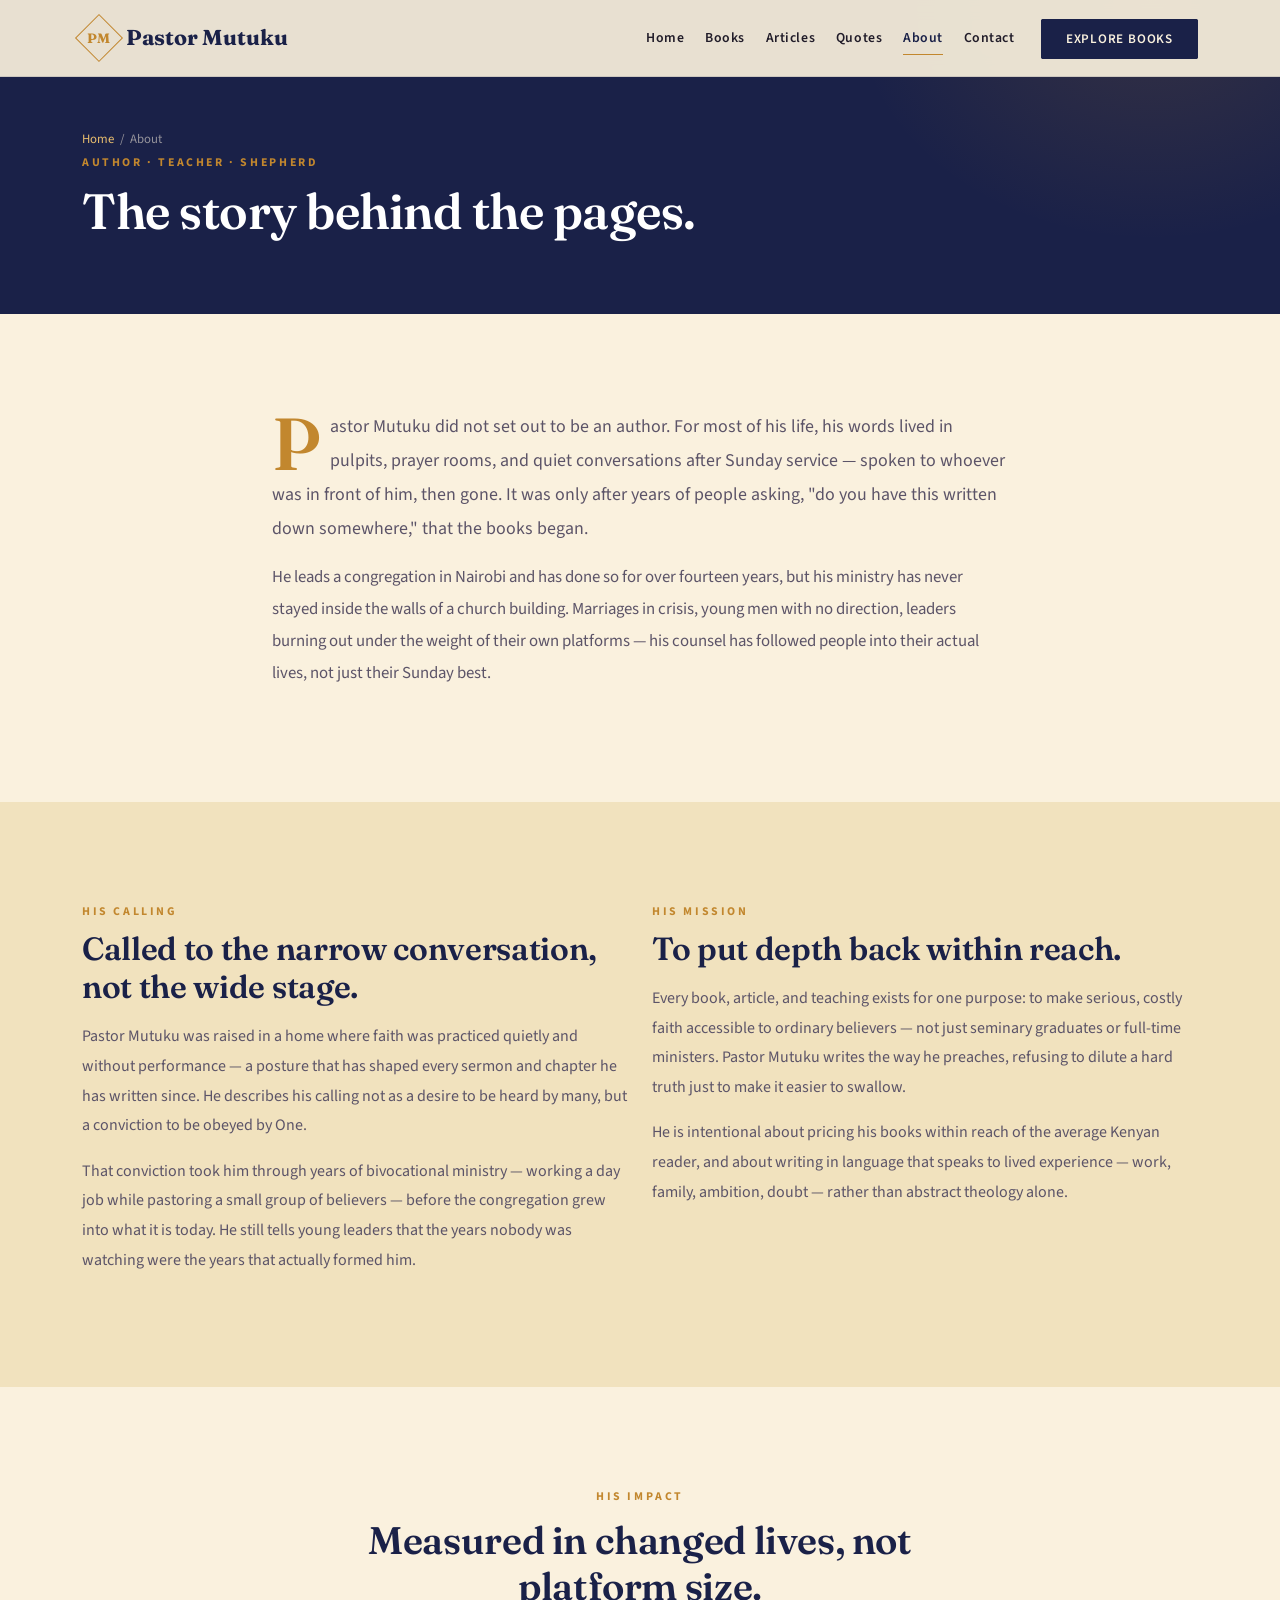
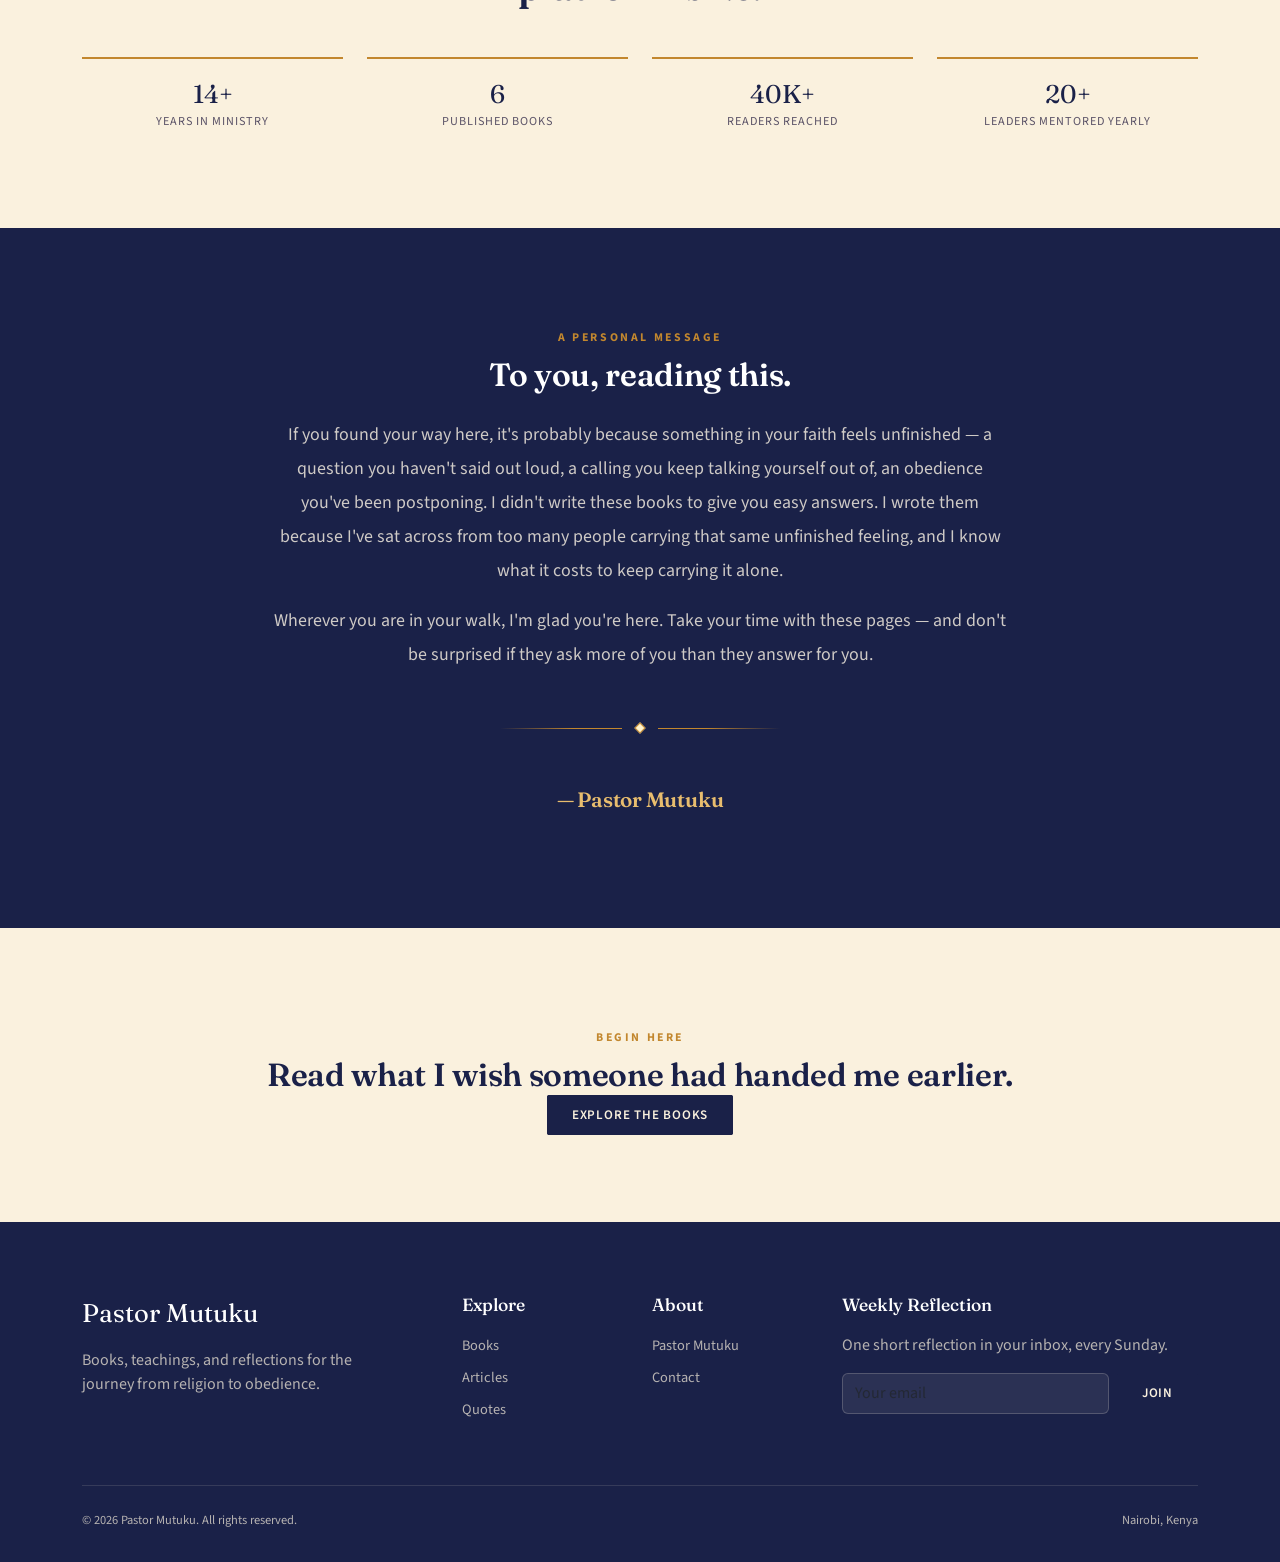
<file: about.html>
<!DOCTYPE html>
<html lang="en">
<head>
<meta charset="UTF-8">
<meta name="viewport" content="width=device-width, initial-scale=1.0">
<title>About Pastor Mutuku</title>
<meta name="description" content="The story, calling and mission of Pastor Mutuku — author, teacher, and shepherd.">

<link rel="preconnect" href="https://fonts.googleapis.com">
<link rel="preconnect" href="https://fonts.gstatic.com" crossorigin>
<link href="https://fonts.googleapis.com/css2?family=Fraunces:ital,opsz,wght@0,9..144,500;0,9..144,600;0,9..144,700;1,9..144,500&family=Source+Sans+3:wght@400;500;600;700&display=swap" rel="stylesheet">
<link href="https://cdn.jsdelivr.net/npm/bootstrap@5.3.3/dist/css/bootstrap.min.css" rel="stylesheet">
<link rel="stylesheet" href="style.css">
</head>
<body>

<nav class="navbar navbar-expand-lg navbar-mutuku fixed-top">
  <div class="container">
    <a class="navbar-brand" href="index.html"><span class="brand-mark"><span>PM</span></span>Pastor Mutuku</a>
    <button class="navbar-toggler border-0" type="button" data-bs-toggle="collapse" data-bs-target="#mainNav" aria-label="Toggle navigation">
      <span class="navbar-toggler-icon"></span>
    </button>
    <div class="collapse navbar-collapse" id="mainNav">
      <ul class="navbar-nav ms-auto align-items-lg-center">
        <li class="nav-item"><a class="nav-link" href="index.html">Home</a></li>
        <li class="nav-item"><a class="nav-link" href="books.html">Books</a></li>
        <li class="nav-item"><a class="nav-link" href="articles.html">Articles</a></li>
        <li class="nav-item"><a class="nav-link" href="quotes.html">Quotes</a></li>
        <li class="nav-item"><a class="nav-link active" href="about.html">About</a></li>
        <li class="nav-item"><a class="nav-link" href="contact.html">Contact</a></li>
        <li class="nav-item ms-lg-3 mt-2 mt-lg-0"><a class="btn-gold" href="books.html">Explore Books</a></li>
      </ul>
    </div>
  </div>
</nav>

<header class="page-header">
  <div class="container">
    <div class="breadcrumb-gold"><a href="index.html">Home</a> &nbsp;/&nbsp; About</div>
    <span class="eyebrow">Author &middot; Teacher &middot; Shepherd</span>
    <h1>The story behind the pages.</h1>
  </div>
</header>

<section class="section">
  <div class="container">
    <div class="row justify-content-center">
      <div class="col-lg-8">
        <p class="dropcap text-soft" style="font-size: 1.12rem; line-height: 1.9;">
          Pastor Mutuku did not set out to be an author. For most of his life, his words lived in pulpits, prayer rooms, and quiet conversations after Sunday service — spoken to whoever was in front of him, then gone. It was only after years of people asking, "do you have this written down somewhere," that the books began.
        </p>
        <p class="text-soft" style="font-size: 1.05rem; line-height: 1.9;">
          He leads a congregation in Nairobi and has done so for over fourteen years, but his ministry has never stayed inside the walls of a church building. Marriages in crisis, young men with no direction, leaders burning out under the weight of their own platforms — his counsel has followed people into their actual lives, not just their Sunday best.
        </p>
      </div>
    </div>
  </div>
</section>

<section class="section bg-deep">
  <div class="container">
    <div class="row gy-5 align-items-start">
      <div class="col-lg-6">
        <span class="eyebrow">His Calling</span>
        <h2 class="mt-2">Called to the narrow conversation, not the wide stage.</h2>
        <p class="text-soft mt-3" style="line-height: 1.85;">Pastor Mutuku was raised in a home where faith was practiced quietly and without performance — a posture that has shaped every sermon and chapter he has written since. He describes his calling not as a desire to be heard by many, but a conviction to be obeyed by One.</p>
        <p class="text-soft" style="line-height: 1.85;">That conviction took him through years of bivocational ministry — working a day job while pastoring a small group of believers — before the congregation grew into what it is today. He still tells young leaders that the years nobody was watching were the years that actually formed him.</p>
      </div>
      <div class="col-lg-6">
        <span class="eyebrow">His Mission</span>
        <h2 class="mt-2">To put depth back within reach.</h2>
        <p class="text-soft mt-3" style="line-height: 1.85;">Every book, article, and teaching exists for one purpose: to make serious, costly faith accessible to ordinary believers — not just seminary graduates or full-time ministers. Pastor Mutuku writes the way he preaches, refusing to dilute a hard truth just to make it easier to swallow.</p>
        <p class="text-soft" style="line-height: 1.85;">He is intentional about pricing his books within reach of the average Kenyan reader, and about writing in language that speaks to lived experience — work, family, ambition, doubt — rather than abstract theology alone.</p>
      </div>
    </div>
  </div>
</section>

<section class="section">
  <div class="container">
    <div class="section-header center mx-auto">
      <span class="eyebrow">His Impact</span>
      <h2>Measured in changed lives, not platform size.</h2>
    </div>
    <div class="row g-4 text-center">
      <div class="col-sm-6 col-lg-3 reveal">
        <div class="about-fact" style="border-left: none; border-top: 2px solid var(--gold); padding-left: 0; padding-top: 1rem;">
          <div class="fact-num">14+</div>
          <div class="fact-label">Years in Ministry</div>
        </div>
      </div>
      <div class="col-sm-6 col-lg-3 reveal reveal-delay-1">
        <div class="about-fact" style="border-left: none; border-top: 2px solid var(--gold); padding-left: 0; padding-top: 1rem;">
          <div class="fact-num">6</div>
          <div class="fact-label">Published Books</div>
        </div>
      </div>
      <div class="col-sm-6 col-lg-3 reveal reveal-delay-2">
        <div class="about-fact" style="border-left: none; border-top: 2px solid var(--gold); padding-left: 0; padding-top: 1rem;">
          <div class="fact-num">40K+</div>
          <div class="fact-label">Readers Reached</div>
        </div>
      </div>
      <div class="col-sm-6 col-lg-3 reveal reveal-delay-3">
        <div class="about-fact" style="border-left: none; border-top: 2px solid var(--gold); padding-left: 0; padding-top: 1rem;">
          <div class="fact-num">20+</div>
          <div class="fact-label">Leaders Mentored Yearly</div>
        </div>
      </div>
    </div>
  </div>
</section>

<section class="section bg-ink">
  <div class="container">
    <div class="row justify-content-center">
      <div class="col-lg-8 text-center">
        <span class="eyebrow">A Personal Message</span>
        <h2 class="mt-2 mb-4">To you, reading this.</h2>
        <p style="color: rgba(246,239,226,0.82); font-size: 1.12rem; line-height: 1.9;">
          If you found your way here, it's probably because something in your faith feels unfinished — a question you haven't said out loud, a calling you keep talking yourself out of, an obedience you've been postponing. I didn't write these books to give you easy answers. I wrote them because I've sat across from too many people carrying that same unfinished feeling, and I know what it costs to keep carrying it alone.
        </p>
        <p style="color: rgba(246,239,226,0.82); font-size: 1.12rem; line-height: 1.9;">
          Wherever you are in your walk, I'm glad you're here. Take your time with these pages — and don't be surprised if they ask more of you than they answer for you.
        </p>
        <div class="illuminated-rule"><span class="mark"></span></div>
        <p class="display-font" style="color: var(--gold-light); font-size: 1.3rem;">— Pastor Mutuku</p>
      </div>
    </div>
  </div>
</section>

<section class="section text-center">
  <div class="container">
    <span class="eyebrow">Begin Here</span>
    <h2 class="mt-2">Read what I wish someone had handed me earlier.</h2>
    <a href="books.html" class="btn-gold mt-2">Explore The Books</a>
  </div>
</section>

<footer class="footer-mutuku">
  <div class="container">
    <div class="row gy-4">
      <div class="col-lg-4">
        <div class="f-brand mb-3">Pastor Mutuku</div>
        <p style="max-width: 320px;">Books, teachings, and reflections for the journey from religion to obedience.</p>
      </div>
      <div class="col-6 col-lg-2">
        <h5>Explore</h5>
        <ul class="list-unstyled d-flex flex-column gap-2">
          <li><a href="books.html">Books</a></li>
          <li><a href="articles.html">Articles</a></li>
          <li><a href="quotes.html">Quotes</a></li>
        </ul>
      </div>
      <div class="col-6 col-lg-2">
        <h5>About</h5>
        <ul class="list-unstyled d-flex flex-column gap-2">
          <li><a href="about.html">Pastor Mutuku</a></li>
          <li><a href="contact.html">Contact</a></li>
        </ul>
      </div>
      <div class="col-lg-4">
        <h5>Weekly Reflection</h5>
        <p>One short reflection in your inbox, every Sunday.</p>
        <form data-newsletter-form class="d-flex gap-2 mt-3">
          <input type="email" required placeholder="Your email" class="form-control" style="background: rgba(246,239,226,0.08); border: 1px solid rgba(246,239,226,0.2); color: #fff;">
          <button type="submit" class="btn-gold" style="white-space: nowrap;">Join</button>
        </form>
      </div>
    </div>
    <div class="footer-bottom">
      <span>&copy; 2026 Pastor Mutuku. All rights reserved.</span>
      <span>Nairobi, Kenya</span>
    </div>
  </div>
</footer>

<div class="scroll-top-btn" aria-label="Scroll to top">&uarr;</div>

<script src="https://cdn.jsdelivr.net/npm/bootstrap@5.3.3/dist/js/bootstrap.bundle.min.js"></script>
<script src="main.js"></script>
</body>
</html>
</file>
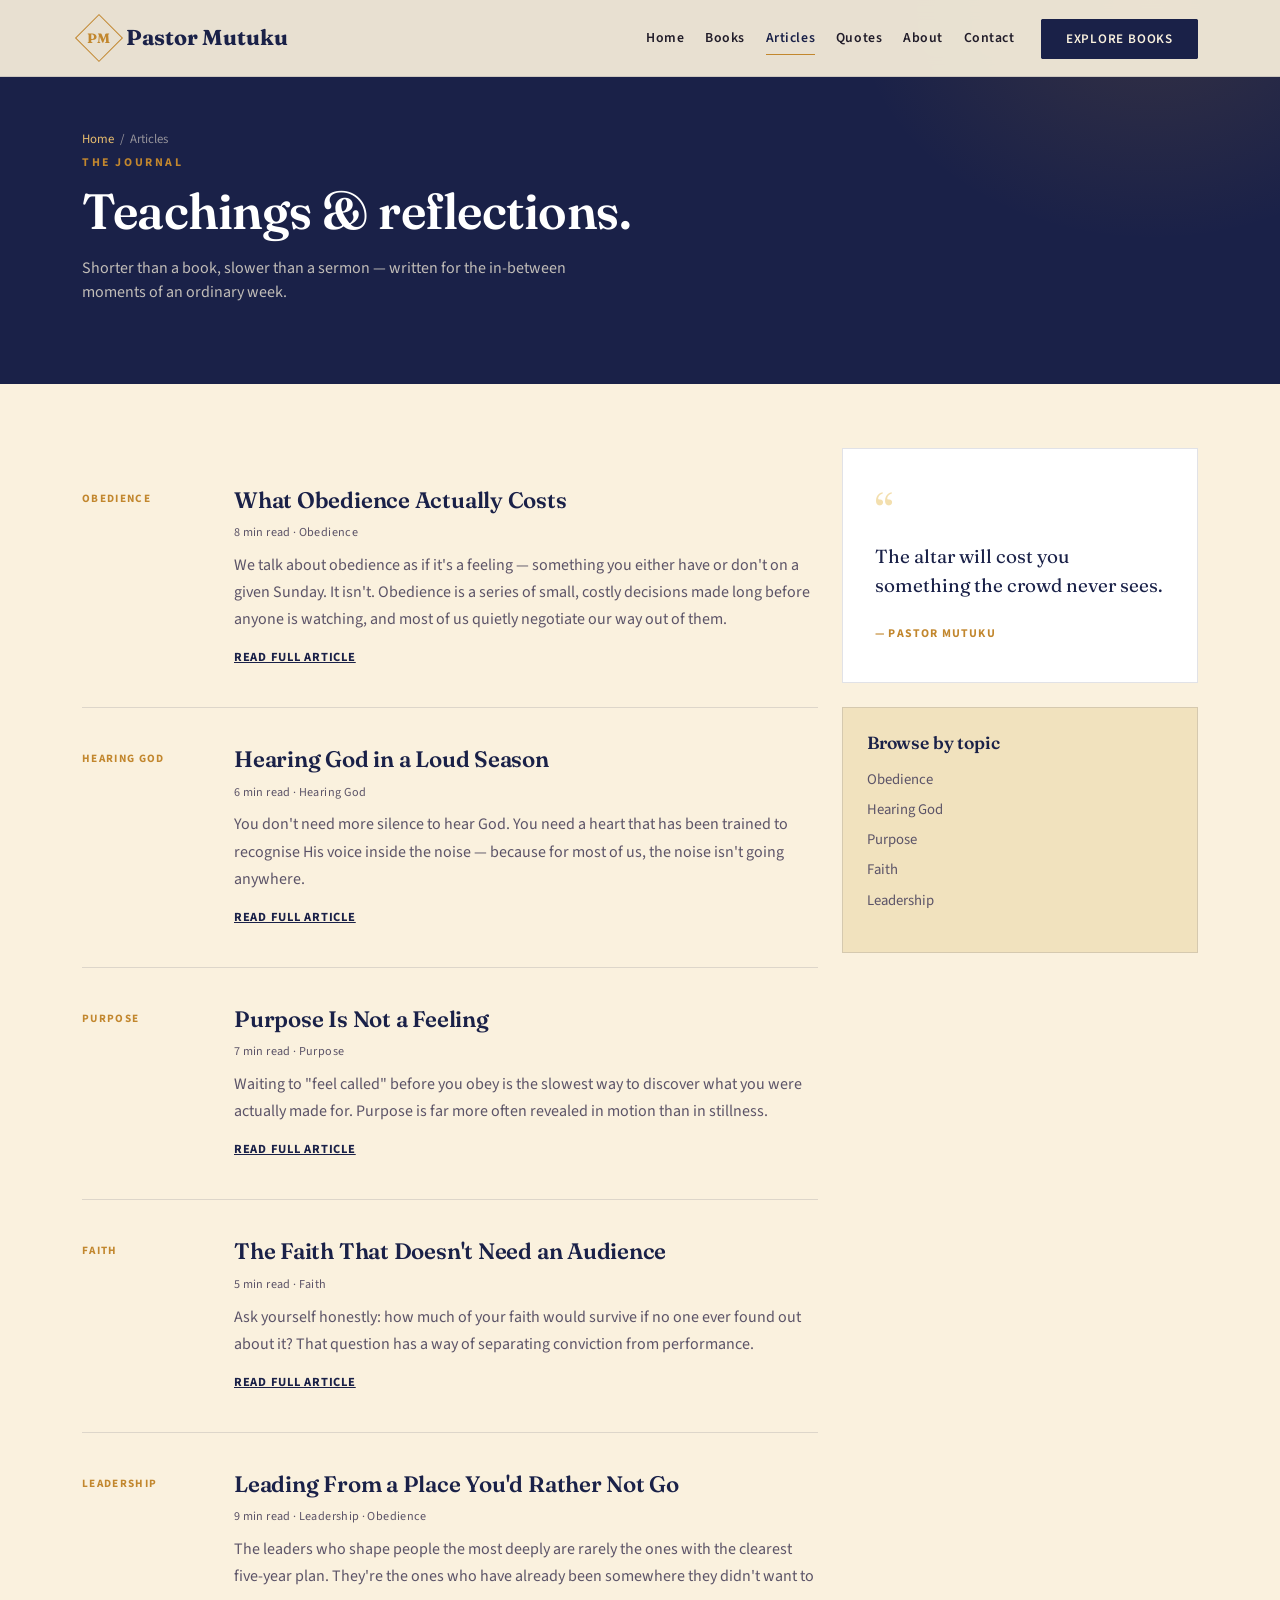
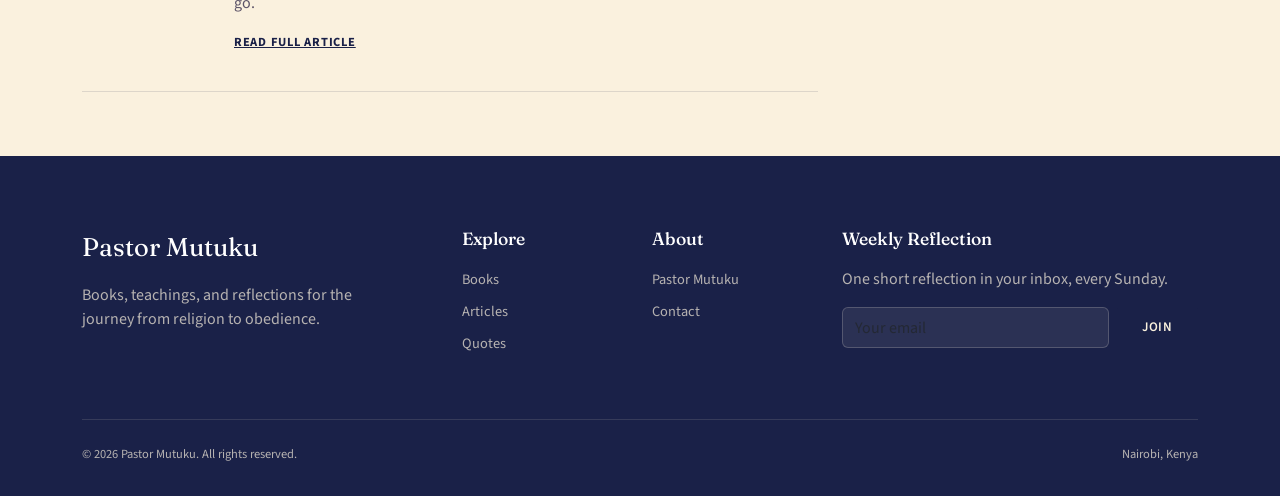
<file: articles.html>
<!DOCTYPE html>
<html lang="en">
<head>
<meta charset="UTF-8">
<meta name="viewport" content="width=device-width, initial-scale=1.0">
<title>Articles — Pastor Mutuku</title>
<meta name="description" content="Teachings and reflections from Pastor Mutuku on faith, obedience, purpose, and hearing God.">

<link rel="preconnect" href="https://fonts.googleapis.com">
<link rel="preconnect" href="https://fonts.gstatic.com" crossorigin>
<link href="https://fonts.googleapis.com/css2?family=Fraunces:ital,opsz,wght@0,9..144,500;0,9..144,600;0,9..144,700;1,9..144,500&family=Source+Sans+3:wght@400;500;600;700&display=swap" rel="stylesheet">
<link href="https://cdn.jsdelivr.net/npm/bootstrap@5.3.3/dist/css/bootstrap.min.css" rel="stylesheet">
<link rel="stylesheet" href="style.css">
</head>
<body>

<nav class="navbar navbar-expand-lg navbar-mutuku fixed-top">
  <div class="container">
    <a class="navbar-brand" href="index.html"><span class="brand-mark"><span>PM</span></span>Pastor Mutuku</a>
    <button class="navbar-toggler border-0" type="button" data-bs-toggle="collapse" data-bs-target="#mainNav" aria-label="Toggle navigation">
      <span class="navbar-toggler-icon"></span>
    </button>
    <div class="collapse navbar-collapse" id="mainNav">
      <ul class="navbar-nav ms-auto align-items-lg-center">
        <li class="nav-item"><a class="nav-link" href="index.html">Home</a></li>
        <li class="nav-item"><a class="nav-link" href="books.html">Books</a></li>
        <li class="nav-item"><a class="nav-link active" href="articles.html">Articles</a></li>
        <li class="nav-item"><a class="nav-link" href="quotes.html">Quotes</a></li>
        <li class="nav-item"><a class="nav-link" href="about.html">About</a></li>
        <li class="nav-item"><a class="nav-link" href="contact.html">Contact</a></li>
        <li class="nav-item ms-lg-3 mt-2 mt-lg-0"><a class="btn-gold" href="books.html">Explore Books</a></li>
      </ul>
    </div>
  </div>
</nav>

<header class="page-header">
  <div class="container">
    <div class="breadcrumb-gold"><a href="index.html">Home</a> &nbsp;/&nbsp; Articles</div>
    <span class="eyebrow">The Journal</span>
    <h1>Teachings &amp; reflections.</h1>
    <p>Shorter than a book, slower than a sermon — written for the in-between moments of an ordinary week.</p>
  </div>
</header>

<section class="section-tight">
  <div class="container">
    <div class="row">
      <div class="col-lg-8">

        <article class="article-card flex-column flex-md-row" id="what-obedience-costs">
          <span class="art-tag">Obedience</span>
          <div class="flex-fill">
            <h3>What Obedience Actually Costs</h3>
            <p class="art-meta mb-2">8 min read &middot; Obedience</p>
            <p>We talk about obedience as if it's a feeling — something you either have or don't on a given Sunday. It isn't. Obedience is a series of small, costly decisions made long before anyone is watching, and most of us quietly negotiate our way out of them.</p>
            <button class="read-more btn btn-link p-0" data-bs-toggle="collapse" data-bs-target="#full-obedience" style="border:none; background:none; box-shadow:none;">Read Full Article</button>
            <div class="collapse mt-3" id="full-obedience">
              <p>The hardest part of obedience was never the believing. Most of the people I counsel believe exactly what scripture says. Their crisis isn't doctrinal — it's practical. They know what God has asked of them, and they are negotiating with the cost of actually doing it.</p>
              <p>I think of obedience less as a single decision and more as a current — something you either swim with or against, every single day, in decisions too small to preach about. The marriage you stay faithful to when no one would know if you didn't. The business deal you walk away from because it required a small lie. The apology you give before you're ready to, because pride isn't a fruit of the Spirit.</p>
              <p>What obedience costs is rarely dramatic. It costs comfort, certainty, and the approval of people who would have preferred the easier version of you. But it is the only path that leads anywhere real — and every person I have watched build a durable faith has paid that toll long before anyone called it courage.</p>
            </div>
          </div>
        </article>

        <article class="article-card flex-column flex-md-row" id="hearing-god-loud-season">
          <span class="art-tag">Hearing God</span>
          <div class="flex-fill">
            <h3>Hearing God in a Loud Season</h3>
            <p class="art-meta mb-2">6 min read &middot; Hearing God</p>
            <p>You don't need more silence to hear God. You need a heart that has been trained to recognise His voice inside the noise — because for most of us, the noise isn't going anywhere.</p>
            <button class="read-more btn btn-link p-0" data-bs-toggle="collapse" data-bs-target="#full-hearing" style="border:none; background:none; box-shadow:none;">Read Full Article</button>
            <div class="collapse mt-3" id="full-hearing">
              <p>People often tell me they've stopped hearing from God, when what's actually happened is they've stopped expecting to. Somewhere along the way, hearing God got reduced to a dramatic, audible experience — and when that didn't happen on schedule, they assumed the line had gone dead.</p>
              <p>But scripture is full of people who heard God in the most unremarkable of circumstances — Elijah in a whisper after the wind, the fire, and the earthquake had all passed. The voice was there the whole time. It simply wasn't shouting.</p>
              <p>If your season is loud — deadlines, family pressure, financial strain — don't wait for the noise to stop before you expect to hear from God. Train your ear inside the noise. Build small, repeatable habits of attention: a few unhurried minutes with scripture, a single honest prayer before you check your phone. God has never needed silence to speak. He has only ever needed our attention.</p>
            </div>
          </div>
        </article>

        <article class="article-card flex-column flex-md-row" id="purpose-not-a-feeling">
          <span class="art-tag">Purpose</span>
          <div class="flex-fill">
            <h3>Purpose Is Not a Feeling</h3>
            <p class="art-meta mb-2">7 min read &middot; Purpose</p>
            <p>Waiting to "feel called" before you obey is the slowest way to discover what you were actually made for. Purpose is far more often revealed in motion than in stillness.</p>
            <button class="read-more btn btn-link p-0" data-bs-toggle="collapse" data-bs-target="#full-purpose" style="border:none; background:none; box-shadow:none;">Read Full Article</button>
            <div class="collapse mt-3" id="full-purpose">
              <p>I meet a lot of gifted, intelligent young people who are stuck — not because they lack ability, but because they're waiting for a feeling of certainty that purpose was never designed to give in advance. They want to feel called before they commit to anything, and so they commit to nothing, and the feeling never comes because there's no movement to confirm it against.</p>
              <p>Almost every clear sense of purpose I've ever seen in someone's life arrived after a season of faithful, unglamorous obedience — not before it. Joseph didn't feel his way into ruling Egypt; he was faithful in a prison cell first. David didn't feel his way into the throne; he was faithful with sheep first.</p>
              <p>If you're waiting to feel sure before you start, stop waiting. Start with the next obedient step in front of you, however small, and let purpose catch up to your obedience instead of asking it to go first.</p>
            </div>
          </div>
        </article>

        <article class="article-card flex-column flex-md-row" id="faith-without-audience">
          <span class="art-tag">Faith</span>
          <div class="flex-fill">
            <h3>The Faith That Doesn't Need an Audience</h3>
            <p class="art-meta mb-2">5 min read &middot; Faith</p>
            <p>Ask yourself honestly: how much of your faith would survive if no one ever found out about it? That question has a way of separating conviction from performance.</p>
            <button class="read-more btn btn-link p-0" data-bs-toggle="collapse" data-bs-target="#full-faith-audience" style="border:none; background:none; box-shadow:none;">Read Full Article</button>
            <div class="collapse mt-3" id="full-faith-audience">
              <p>We live in a season where faith has become unusually visible — posted, captioned, shared. There is nothing wrong with that on its own. But it has quietly trained many believers to associate spiritual growth with spiritual visibility, and the two are not the same thing.</p>
              <p>The faith that lasts is rarely the faith that performs well. It's the faith that keeps a quiet appointment with God on an ordinary Tuesday when there's no service to attend and no one to impress. Jesus himself instructed His followers to pray in private, not because public prayer is wrong, but because He knew the danger of building a faith that only exists when it's being observed.</p>
              <p>Test your own faith with this question often: would it survive in a room with no audience? If the honest answer is uncertain, that's not condemnation — it's an invitation to rebuild something sturdier.</p>
            </div>
          </div>
        </article>

        <article class="article-card flex-column flex-md-row" id="leading-from-a-place">
          <span class="art-tag">Leadership</span>
          <div class="flex-fill">
            <h3>Leading From a Place You'd Rather Not Go</h3>
            <p class="art-meta mb-2">9 min read &middot; Leadership &middot; Obedience</p>
            <p>The leaders who shape people the most deeply are rarely the ones with the clearest five-year plan. They're the ones who have already been somewhere they didn't want to go.</p>
            <button class="read-more btn btn-link p-0" data-bs-toggle="collapse" data-bs-target="#full-leading" style="border:none; background:none; box-shadow:none;">Read Full Article</button>
            <div class="collapse mt-3" id="full-leading">
              <p>I have never trusted leadership advice from someone who has not personally been broken by something. Not because suffering is required for competence, but because the leaders who have walked through real loss tend to lead with a different posture — less certain of themselves, more certain of God, and far more patient with the people they're leading.</p>
              <p>If you are currently leading from a place you didn't choose — a diagnosis, a failure, a season of grief — resist the urge to hide it from the people watching you. Your willingness to lead honestly from that place may end up shaping them more than any strategy you could have planned for.</p>
              <p>Leadership that has never knelt has nothing to stand on. Let the place you'd rather not be become the place that teaches you how to actually lead.</p>
            </div>
          </div>
        </article>

      </div>

      <div class="col-lg-4">
        <div style="position: sticky; top: 110px;">
          <div class="quote-card mb-4">
            <span class="qmark">&ldquo;</span>
            <blockquote>The altar will cost you something the crowd never sees.</blockquote>
            <cite>— Pastor Mutuku</cite>
          </div>
          <div class="bg-deep p-4" style="border: 1px solid var(--line);">
            <h5 class="display-font mb-2" style="font-size: 1.1rem; color: var(--ink);">Browse by topic</h5>
            <ul class="list-unstyled d-flex flex-column gap-2 mt-3" style="font-size: 0.92rem;">
              <li><a href="#what-obedience-costs" class="text-soft">Obedience</a></li>
              <li><a href="#hearing-god-loud-season" class="text-soft">Hearing God</a></li>
              <li><a href="#purpose-not-a-feeling" class="text-soft">Purpose</a></li>
              <li><a href="#faith-without-audience" class="text-soft">Faith</a></li>
              <li><a href="#leading-from-a-place" class="text-soft">Leadership</a></li>
            </ul>
          </div>
        </div>
      </div>

    </div>
  </div>
</section>

<footer class="footer-mutuku">
  <div class="container">
    <div class="row gy-4">
      <div class="col-lg-4">
        <div class="f-brand mb-3">Pastor Mutuku</div>
        <p style="max-width: 320px;">Books, teachings, and reflections for the journey from religion to obedience.</p>
      </div>
      <div class="col-6 col-lg-2">
        <h5>Explore</h5>
        <ul class="list-unstyled d-flex flex-column gap-2">
          <li><a href="books.html">Books</a></li>
          <li><a href="articles.html">Articles</a></li>
          <li><a href="quotes.html">Quotes</a></li>
        </ul>
      </div>
      <div class="col-6 col-lg-2">
        <h5>About</h5>
        <ul class="list-unstyled d-flex flex-column gap-2">
          <li><a href="about.html">Pastor Mutuku</a></li>
          <li><a href="contact.html">Contact</a></li>
        </ul>
      </div>
      <div class="col-lg-4">
        <h5>Weekly Reflection</h5>
        <p>One short reflection in your inbox, every Sunday.</p>
        <form data-newsletter-form class="d-flex gap-2 mt-3">
          <input type="email" required placeholder="Your email" class="form-control" style="background: rgba(246,239,226,0.08); border: 1px solid rgba(246,239,226,0.2); color: #fff;">
          <button type="submit" class="btn-gold" style="white-space: nowrap;">Join</button>
        </form>
      </div>
    </div>
    <div class="footer-bottom">
      <span>&copy; 2026 Pastor Mutuku. All rights reserved.</span>
      <span>Nairobi, Kenya</span>
    </div>
  </div>
</footer>

<div class="scroll-top-btn" aria-label="Scroll to top">&uarr;</div>

<script src="https://cdn.jsdelivr.net/npm/bootstrap@5.3.3/dist/js/bootstrap.bundle.min.js"></script>
<script src="main.js"></script>
</body>
</html>
</file>
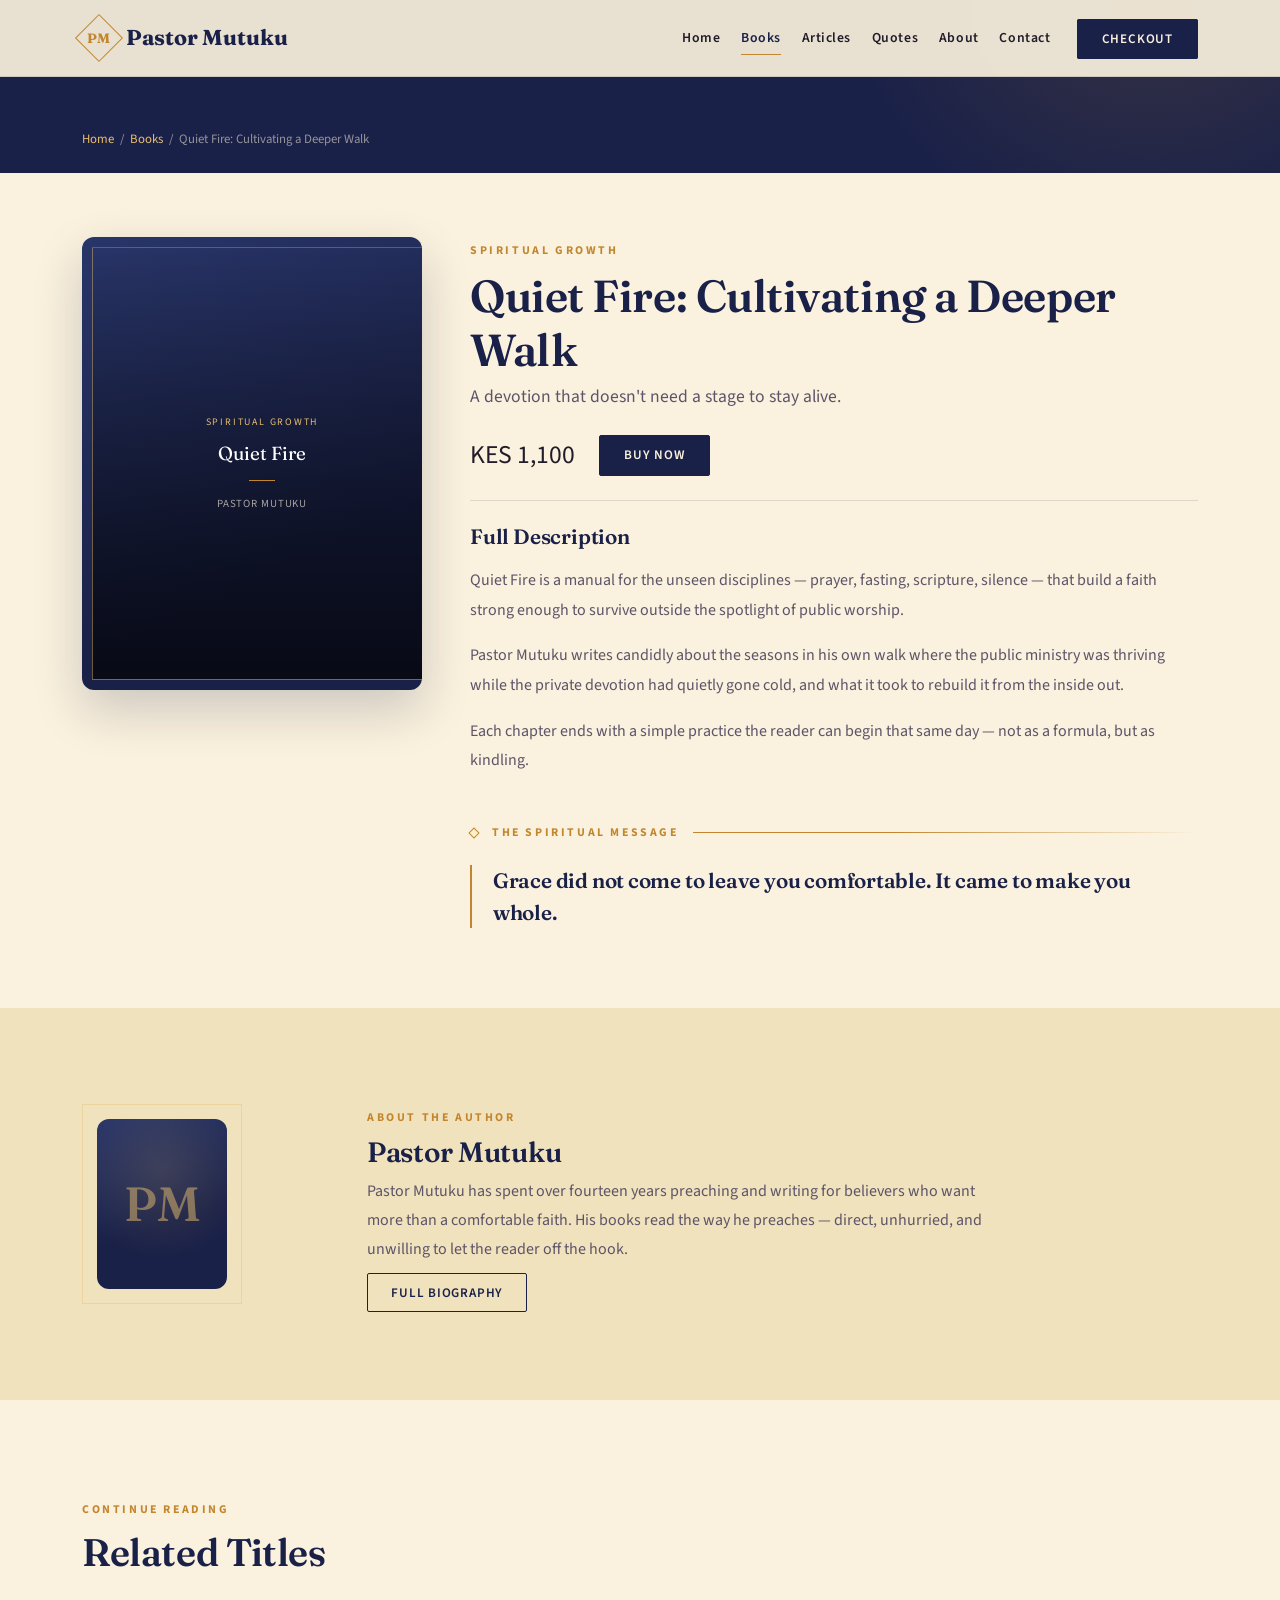
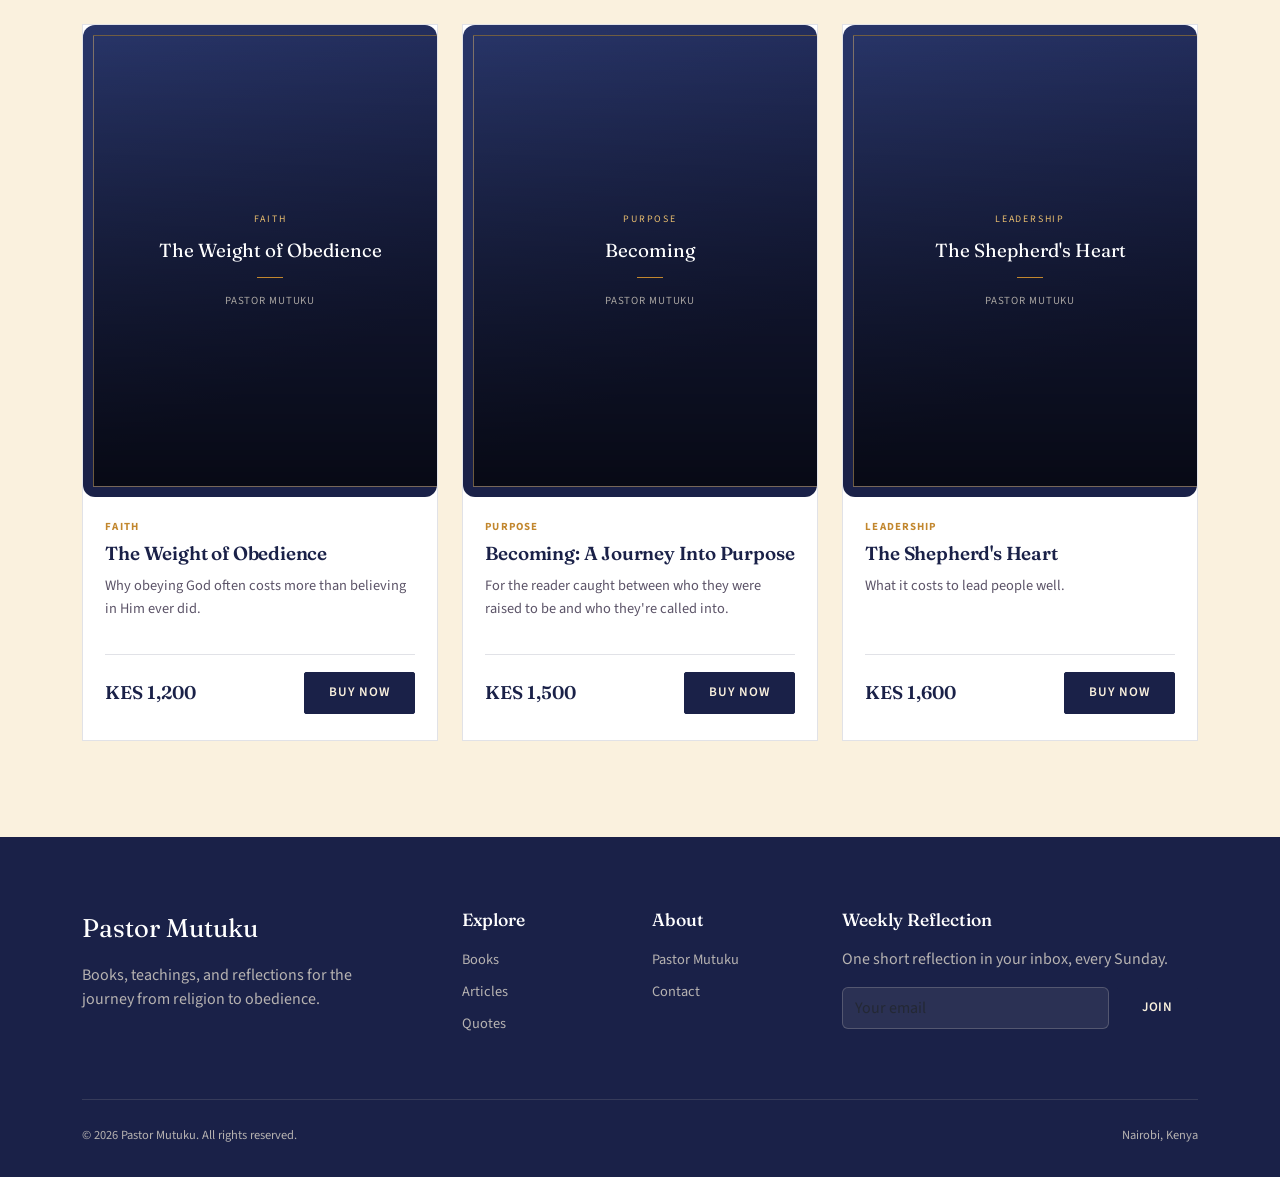
<file: book-details.html>
<!DOCTYPE html>
<html lang="en">
<head>
<meta charset="UTF-8">
<meta name="viewport" content="width=device-width, initial-scale=1.0">
<title>Book Details — Pastor Mutuku</title>
<meta name="description" content="Read the full description and spiritual message behind this title by Pastor Mutuku.">

<link rel="preconnect" href="https://fonts.googleapis.com">
<link rel="preconnect" href="https://fonts.gstatic.com" crossorigin>
<link href="https://fonts.googleapis.com/css2?family=Fraunces:ital,opsz,wght@0,9..144,500;0,9..144,600;0,9..144,700;1,9..144,500&family=Source+Sans+3:wght@400;500;600;700&display=swap" rel="stylesheet">
<link href="https://cdn.jsdelivr.net/npm/bootstrap@5.3.3/dist/css/bootstrap.min.css" rel="stylesheet">
<link rel="stylesheet" href="style.css">
</head>
<body>

<nav class="navbar navbar-expand-lg navbar-mutuku fixed-top">
  <div class="container">
    <a class="navbar-brand" href="index.html"><span class="brand-mark"><span>PM</span></span>Pastor Mutuku</a>
    <button class="navbar-toggler border-0" type="button" data-bs-toggle="collapse" data-bs-target="#mainNav" aria-label="Toggle navigation">
      <span class="navbar-toggler-icon"></span>
    </button>
    <div class="collapse navbar-collapse" id="mainNav">
      <ul class="navbar-nav ms-auto align-items-lg-center">
        <li class="nav-item"><a class="nav-link" href="index.html">Home</a></li>
        <li class="nav-item"><a class="nav-link active" href="books.html">Books</a></li>
        <li class="nav-item"><a class="nav-link" href="articles.html">Articles</a></li>
        <li class="nav-item"><a class="nav-link" href="quotes.html">Quotes</a></li>
        <li class="nav-item"><a class="nav-link" href="about.html">About</a></li>
        <li class="nav-item"><a class="nav-link" href="contact.html">Contact</a></li>
        <li class="nav-item ms-lg-3 mt-2 mt-lg-0"><a class="btn-gold" href="checkout.html">Checkout</a></li>
      </ul>
    </div>
  </div>
</nav>

<header class="page-header pb-4">
  <div class="container">
    <div class="breadcrumb-gold"><a href="index.html">Home</a> &nbsp;/&nbsp; <a href="books.html">Books</a> &nbsp;/&nbsp; <span id="bc-title">Book Details</span></div>
  </div>
</header>

<section class="section-tight">
  <div class="container">
    <div class="row g-5">
      <div class="col-lg-4">
        <div class="book-cover" style="max-width: 340px; box-shadow: var(--shadow-lift);" id="detail-cover">
          <div class="cover-inner">
            <span class="cover-cat" id="detail-cat">Category</span>
            <span class="cover-title" id="detail-cover-title">Title</span>
            <span class="cover-rule"></span>
            <span class="cover-author">Pastor Mutuku</span>
          </div>
        </div>
      </div>
      <div class="col-lg-8">
        <span class="eyebrow" id="detail-cat-2">Category</span>
        <h1 class="display-font mt-2" style="font-size: clamp(1.9rem, 3.6vw, 2.8rem);" id="detail-title">Book Title</h1>
        <p class="text-soft" id="detail-tagline" style="font-size: 1.1rem;">Tagline goes here.</p>

        <div class="d-flex align-items-center gap-4 my-4">
          <span class="price" style="font-size: 1.6rem;" id="detail-price">KES 0</span>
          <button class="btn-gold" id="detail-buy-btn" data-buy-now>Buy Now</button>
        </div>

        <hr class="thin">

        <h3 class="mt-4 mb-3" style="font-size: 1.3rem;">Full Description</h3>
        <div id="detail-description" class="text-soft" style="line-height: 1.85;"></div>

        <div class="illuminated-rule left mt-5 mb-4" style="max-width: 100%;">
          <span class="mark"></span><span class="eyebrow">The Spiritual Message</span>
        </div>
        <blockquote class="display-font" style="font-size: 1.3rem; color: var(--ink); border-left: 2px solid var(--gold); padding-left: 1.3rem; line-height: 1.5;" id="detail-message">
          Message goes here.
        </blockquote>
      </div>
    </div>
  </div>
</section>

<section class="section bg-deep">
  <div class="container">
    <div class="row align-items-center g-4">
      <div class="col-md-3 text-center text-md-start">
        <div class="hero-portrait" style="max-width: 160px;">
          <div class="frame"><span class="monogram" style="font-size: 3rem;">PM</span></div>
        </div>
      </div>
      <div class="col-md-9">
        <span class="eyebrow">About The Author</span>
        <h3 class="mt-2 mb-2">Pastor Mutuku</h3>
        <p class="text-soft mb-3" style="max-width: 640px; line-height: 1.8;">Pastor Mutuku has spent over fourteen years preaching and writing for believers who want more than a comfortable faith. His books read the way he preaches — direct, unhurried, and unwilling to let the reader off the hook.</p>
        <a href="about.html" class="btn-outline-ink">Full Biography</a>
      </div>
    </div>
  </div>
</section>

<section class="section">
  <div class="container">
    <div class="section-header">
      <span class="eyebrow">Continue Reading</span>
      <h2>Related Titles</h2>
    </div>
    <div class="row g-4" id="related-books"></div>
  </div>
</section>

<footer class="footer-mutuku">
  <div class="container">
    <div class="row gy-4">
      <div class="col-lg-4">
        <div class="f-brand mb-3">Pastor Mutuku</div>
        <p style="max-width: 320px;">Books, teachings, and reflections for the journey from religion to obedience.</p>
      </div>
      <div class="col-6 col-lg-2">
        <h5>Explore</h5>
        <ul class="list-unstyled d-flex flex-column gap-2">
          <li><a href="books.html">Books</a></li>
          <li><a href="articles.html">Articles</a></li>
          <li><a href="quotes.html">Quotes</a></li>
        </ul>
      </div>
      <div class="col-6 col-lg-2">
        <h5>About</h5>
        <ul class="list-unstyled d-flex flex-column gap-2">
          <li><a href="about.html">Pastor Mutuku</a></li>
          <li><a href="contact.html">Contact</a></li>
        </ul>
      </div>
      <div class="col-lg-4">
        <h5>Weekly Reflection</h5>
        <p>One short reflection in your inbox, every Sunday.</p>
        <form data-newsletter-form class="d-flex gap-2 mt-3">
          <input type="email" required placeholder="Your email" class="form-control" style="background: rgba(246,239,226,0.08); border: 1px solid rgba(246,239,226,0.2); color: #fff;">
          <button type="submit" class="btn-gold" style="white-space: nowrap;">Join</button>
        </form>
      </div>
    </div>
    <div class="footer-bottom">
      <span>&copy; 2026 Pastor Mutuku. All rights reserved.</span>
      <span>Nairobi, Kenya</span>
    </div>
  </div>
</footer>

<div class="scroll-top-btn" aria-label="Scroll to top">&uarr;</div>

<script src="https://cdn.jsdelivr.net/npm/bootstrap@5.3.3/dist/js/bootstrap.bundle.min.js"></script>
<script src="main.js"></script>
<script>
  const BOOKS = {
    'weight-of-obedience': {
      title: "The Weight of Obedience",
      category: "Faith",
      price: "1,200",
      tagline: "Why obeying God often costs more than believing in Him ever did.",
      description: [
        "Most believers never struggle to believe that God exists. They struggle to do what He says once they're sure of it. The Weight of Obedience is written for that exact gap — the space between conviction and action where most faith quietly dies.",
        "Across twelve chapters, Pastor Mutuku walks through the biblical figures who obeyed without full understanding — Abraham, Moses, Mary — and asks the uncomfortable question every reader eventually faces: what is it costing you to keep saying yes to the parts of obedience that are easy, and no to the parts that aren't?",
        "This is not a book about willpower. It is a book about the kind of trust that moves before it understands."
      ],
      message: "Obedience is not the absence of fear — it is movement in spite of it."
    },
    'becoming': {
      title: "Becoming: A Journey Into Purpose",
      category: "Purpose",
      price: "1,500",
      tagline: "For the reader caught between who they were raised to be and who they're called into.",
      description: [
        "Becoming is written for the believer standing at the uncomfortable intersection of expectation and calling — the place where the life you were handed and the life you're being summoned toward no longer fit together.",
        "Pastor Mutuku draws on years of pastoral counsel to map the real, often slow process of discovering purpose: not as a single dramatic revelation, but as a series of small obediences that compound into clarity.",
        "Readers leave this book with less certainty about their five-year plan, and far more confidence in the God who is shaping them anyway."
      ],
      message: "Purpose is not discovered in comfort. It is uncovered in obedience."
    },
    'shepherds-heart': {
      title: "The Shepherd's Heart",
      category: "Leadership",
      price: "1,600",
      tagline: "What it costs to lead people well.",
      description: [
        "Written for pastors, parents, mentors, and anyone who has been handed responsibility for other people's souls, The Shepherd's Heart argues that leadership in the Kingdom is measured by intimacy with God before it is measured by influence over people.",
        "Pastor Mutuku draws a sharp line between leading from performance and leading from the altar — and shows, through stories from his own ministry, what it looks like when those two paths diverge.",
        "This is a quiet, demanding book for leaders who would rather be faithful than impressive."
      ],
      message: "Leadership that has never knelt has nothing to stand on."
    },
    'quiet-fire': {
      title: "Quiet Fire: Cultivating a Deeper Walk",
      category: "Spiritual Growth",
      price: "1,100",
      tagline: "A devotion that doesn't need a stage to stay alive.",
      description: [
        "Quiet Fire is a manual for the unseen disciplines — prayer, fasting, scripture, silence — that build a faith strong enough to survive outside the spotlight of public worship.",
        "Pastor Mutuku writes candidly about the seasons in his own walk where the public ministry was thriving while the private devotion had quietly gone cold, and what it took to rebuild it from the inside out.",
        "Each chapter ends with a simple practice the reader can begin that same day — not as a formula, but as kindling."
      ],
      message: "Grace did not come to leave you comfortable. It came to make you whole."
    },
    'set-apart': {
      title: "Set Apart: Living Above the Noise",
      category: "Faith",
      price: "1,300",
      tagline: "A faith that no longer needs the approval of the room.",
      description: [
        "Set Apart is a direct, unsentimental call to believers exhausted by the pressure to perform their faith for an audience — online, in church, and at home.",
        "Pastor Mutuku examines what it means to be holy in a culture built on visibility, and makes the case that the most radical thing a believer can do today is live a faith no one is watching.",
        "Sharp, short, and unwilling to soften its conclusions, this is one of his most quoted works."
      ],
      message: "You were not called to be understood. You were called to be obedient."
    },
    'leading-from-altar': {
      title: "Leading From the Altar",
      category: "Leadership",
      price: "1,800",
      tagline: "A framework for leaders whose authority comes from intimacy, not performance.",
      description: [
        "Leading From the Altar is Pastor Mutuku's most structured work — part teaching, part field guide — for leaders who want to build something that outlasts their own charisma.",
        "It traces the practical disciplines behind sustainable spiritual leadership: accountability, rest, correction, and the willingness to be unseen. Each section closes with reflection questions designed for leadership teams, not just individual readers.",
        "Used in several Kenyan church leadership programs since its release, it remains Pastor Mutuku's primary resource for raising up the next generation of shepherds."
      ],
      message: "The altar will cost you something the crowd never sees."
    }
  };

  function buildCover(slug, b) {
    return '<div class="book-cover"><div class="cover-inner"><span class="cover-cat">' + b.category + '</span><span class="cover-title">' + b.title.split(':')[0] + '</span><span class="cover-rule"></span><span class="cover-author">Pastor Mutuku</span></div></div>';
  }

  const params = new URLSearchParams(window.location.search);
  const slug = params.get('book') && BOOKS[params.get('book')] ? params.get('book') : 'quiet-fire';
  const book = BOOKS[slug];

  document.getElementById('bc-title').textContent = book.title;
  document.title = book.title + ' — Pastor Mutuku';
  document.getElementById('detail-cat').textContent = book.category;
  document.getElementById('detail-cover-title').textContent = book.title.split(':')[0];
  document.getElementById('detail-cat-2').textContent = book.category;
  document.getElementById('detail-title').textContent = book.title;
  document.getElementById('detail-tagline').textContent = book.tagline;
  document.getElementById('detail-price').textContent = 'KES ' + book.price;
  document.getElementById('detail-description').innerHTML = book.description.map(p => '<p>' + p + '</p>').join('');
  document.getElementById('detail-message').textContent = book.message;

  const buyBtn = document.getElementById('detail-buy-btn');
  buyBtn.setAttribute('data-book-title', book.title);
  buyBtn.setAttribute('data-book-price', book.price);

  const relatedWrap = document.getElementById('related-books');
  Object.keys(BOOKS).filter(k => k !== slug).slice(0, 3).forEach(key => {
    const rb = BOOKS[key];
    const col = document.createElement('div');
    col.className = 'col-md-4';
    col.innerHTML = '<div class="book-card">' +
      '<a href="book-details.html?book=' + key + '" class="book-cover"><div class="cover-inner"><span class="cover-cat">' + rb.category + '</span><span class="cover-title">' + rb.title.split(':')[0] + '</span><span class="cover-rule"></span><span class="cover-author">Pastor Mutuku</span></div></a>' +
      '<div class="book-body"><span class="book-cat-tag">' + rb.category + '</span><h3><a href="book-details.html?book=' + key + '">' + rb.title + '</a></h3><p class="desc">' + rb.tagline + '</p>' +
      '<div class="book-foot"><span class="price">KES ' + rb.price + '</span><button class="btn-gold" data-buy-now data-book-title="' + rb.title.replace(/"/g, '&quot;') + '" data-book-price="' + rb.price + '">Buy Now</button></div></div></div>';
    relatedWrap.appendChild(col);
  });

  // re-bind buy-now buttons added dynamically after main.js already ran
  document.querySelectorAll('[data-buy-now]').forEach((btn) => {
    btn.addEventListener('click', (e) => {
      e.preventDefault();
      const title = btn.getAttribute('data-book-title');
      const price = btn.getAttribute('data-book-price');
      try { sessionStorage.setItem('mutuku_selected_book', JSON.stringify({ title, price })); } catch (err) {}
      window.location.href = 'checkout.html?book=' + encodeURIComponent(title) + '&price=' + encodeURIComponent(price);
    });
  });
</script>
</body>
</html>
</file>
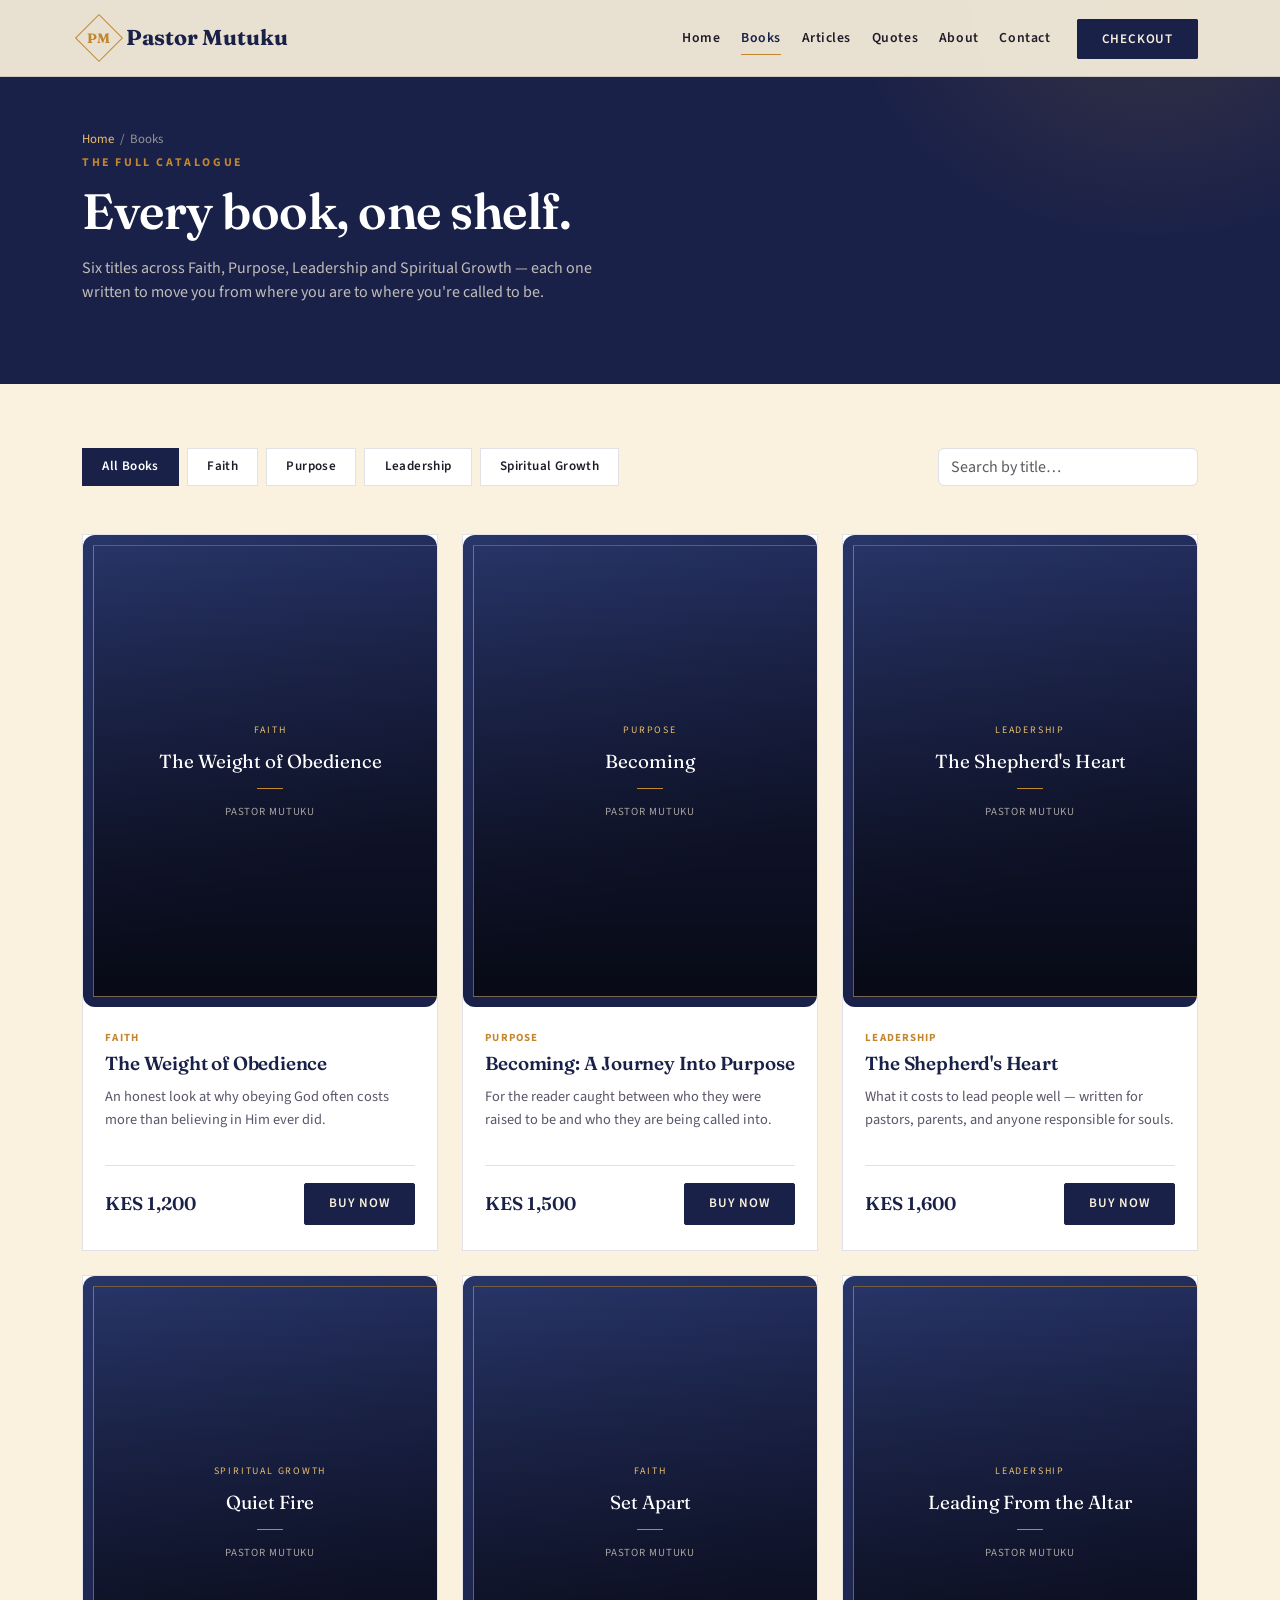
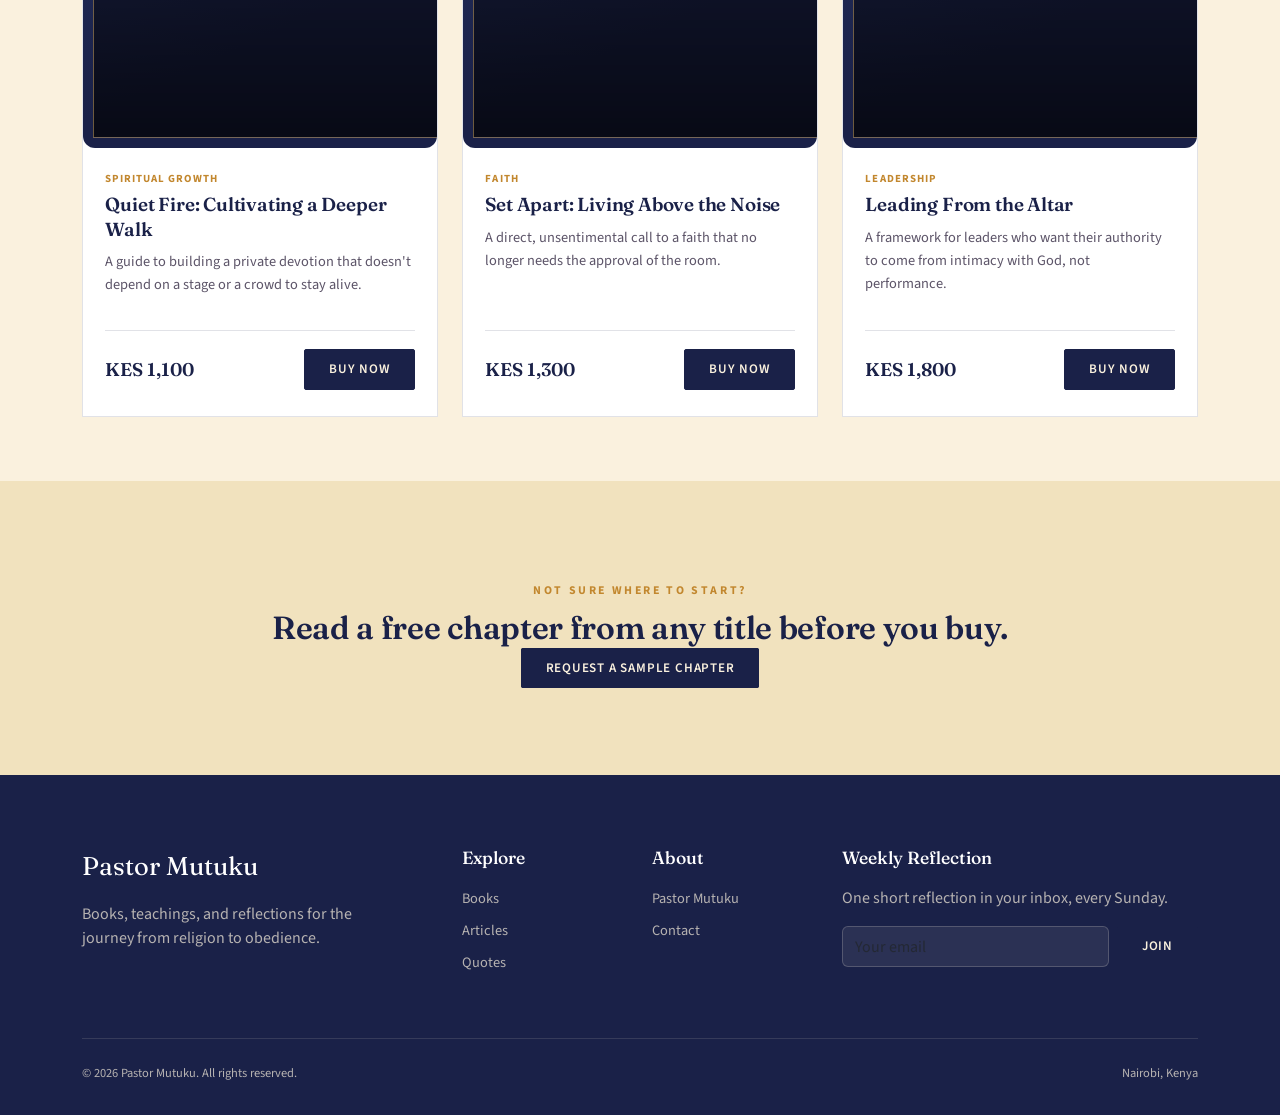
<file: books.html>
<!DOCTYPE html>
<html lang="en">
<head>
<meta charset="UTF-8">
<meta name="viewport" content="width=device-width, initial-scale=1.0">
<title>All Books — Pastor Mutuku</title>
<meta name="description" content="Browse every book by Pastor Mutuku across Faith, Purpose, Leadership and Spiritual Growth.">

<link rel="preconnect" href="https://fonts.googleapis.com">
<link rel="preconnect" href="https://fonts.gstatic.com" crossorigin>
<link href="https://fonts.googleapis.com/css2?family=Fraunces:ital,opsz,wght@0,9..144,500;0,9..144,600;0,9..144,700;1,9..144,500&family=Source+Sans+3:wght@400;500;600;700&display=swap" rel="stylesheet">
<link href="https://cdn.jsdelivr.net/npm/bootstrap@5.3.3/dist/css/bootstrap.min.css" rel="stylesheet">
<link rel="stylesheet" href="style.css">
</head>
<body>

<nav class="navbar navbar-expand-lg navbar-mutuku fixed-top">
  <div class="container">
    <a class="navbar-brand" href="index.html"><span class="brand-mark"><span>PM</span></span>Pastor Mutuku</a>
    <button class="navbar-toggler border-0" type="button" data-bs-toggle="collapse" data-bs-target="#mainNav" aria-label="Toggle navigation">
      <span class="navbar-toggler-icon"></span>
    </button>
    <div class="collapse navbar-collapse" id="mainNav">
      <ul class="navbar-nav ms-auto align-items-lg-center">
        <li class="nav-item"><a class="nav-link" href="index.html">Home</a></li>
        <li class="nav-item"><a class="nav-link active" href="books.html">Books</a></li>
        <li class="nav-item"><a class="nav-link" href="articles.html">Articles</a></li>
        <li class="nav-item"><a class="nav-link" href="quotes.html">Quotes</a></li>
        <li class="nav-item"><a class="nav-link" href="about.html">About</a></li>
        <li class="nav-item"><a class="nav-link" href="contact.html">Contact</a></li>
        <li class="nav-item ms-lg-3 mt-2 mt-lg-0"><a class="btn-gold" href="checkout.html">Checkout</a></li>
      </ul>
    </div>
  </div>
</nav>

<header class="page-header">
  <div class="container">
    <div class="breadcrumb-gold"><a href="index.html">Home</a> &nbsp;/&nbsp; Books</div>
    <span class="eyebrow">The Full Catalogue</span>
    <h1>Every book, one shelf.</h1>
    <p>Six titles across Faith, Purpose, Leadership and Spiritual Growth — each one written to move you from where you are to where you're called to be.</p>
  </div>
</header>

<section class="section-tight">
  <div class="container">
    <div class="d-flex flex-wrap justify-content-between align-items-center gap-3 mb-5">
      <div class="d-flex flex-wrap gap-2">
        <button class="filter-pill active" data-filter-pill="all">All Books</button>
        <button class="filter-pill" data-filter-pill="faith">Faith</button>
        <button class="filter-pill" data-filter-pill="purpose">Purpose</button>
        <button class="filter-pill" data-filter-pill="leadership">Leadership</button>
        <button class="filter-pill" data-filter-pill="spiritual-growth">Spiritual Growth</button>
      </div>
      <div style="max-width: 260px; width: 100%;">
        <input type="search" data-book-search class="form-control form-mutuku" placeholder="Search by title…">
      </div>
    </div>

    <div class="row g-4">

      <div class="col-md-6 col-lg-4 reveal" data-book-item data-category="faith" data-title="The Weight of Obedience">
        <div class="book-card">
          <a href="book-details.html?book=weight-of-obedience" class="book-cover">
            <div class="cover-inner">
              <span class="cover-cat">Faith</span>
              <span class="cover-title">The Weight of Obedience</span>
              <span class="cover-rule"></span>
              <span class="cover-author">Pastor Mutuku</span>
            </div>
          </a>
          <div class="book-body">
            <span class="book-cat-tag">Faith</span>
            <h3><a href="book-details.html?book=weight-of-obedience">The Weight of Obedience</a></h3>
            <p class="desc">An honest look at why obeying God often costs more than believing in Him ever did.</p>
            <div class="book-foot">
              <span class="price">KES 1,200</span>
              <button class="btn-gold" data-buy-now data-book-title="The Weight of Obedience" data-book-price="1,200">Buy Now</button>
            </div>
          </div>
        </div>
      </div>

      <div class="col-md-6 col-lg-4 reveal reveal-delay-1" data-book-item data-category="purpose" data-title="Becoming: A Journey Into Purpose">
        <div class="book-card">
          <a href="book-details.html?book=becoming" class="book-cover">
            <div class="cover-inner">
              <span class="cover-cat">Purpose</span>
              <span class="cover-title">Becoming</span>
              <span class="cover-rule"></span>
              <span class="cover-author">Pastor Mutuku</span>
            </div>
          </a>
          <div class="book-body">
            <span class="book-cat-tag">Purpose</span>
            <h3><a href="book-details.html?book=becoming">Becoming: A Journey Into Purpose</a></h3>
            <p class="desc">For the reader caught between who they were raised to be and who they are being called into.</p>
            <div class="book-foot">
              <span class="price">KES 1,500</span>
              <button class="btn-gold" data-buy-now data-book-title="Becoming: A Journey Into Purpose" data-book-price="1,500">Buy Now</button>
            </div>
          </div>
        </div>
      </div>

      <div class="col-md-6 col-lg-4 reveal reveal-delay-2" data-book-item data-category="leadership" data-title="The Shepherd's Heart">
        <div class="book-card">
          <a href="book-details.html?book=shepherds-heart" class="book-cover">
            <div class="cover-inner">
              <span class="cover-cat">Leadership</span>
              <span class="cover-title">The Shepherd's Heart</span>
              <span class="cover-rule"></span>
              <span class="cover-author">Pastor Mutuku</span>
            </div>
          </a>
          <div class="book-body">
            <span class="book-cat-tag">Leadership</span>
            <h3><a href="book-details.html?book=shepherds-heart">The Shepherd's Heart</a></h3>
            <p class="desc">What it costs to lead people well — written for pastors, parents, and anyone responsible for souls.</p>
            <div class="book-foot">
              <span class="price">KES 1,600</span>
              <button class="btn-gold" data-buy-now data-book-title="The Shepherd's Heart" data-book-price="1,600">Buy Now</button>
            </div>
          </div>
        </div>
      </div>

      <div class="col-md-6 col-lg-4 reveal" data-book-item data-category="spiritual-growth" data-title="Quiet Fire: Cultivating a Deeper Walk">
        <div class="book-card">
          <a href="book-details.html?book=quiet-fire" class="book-cover">
            <div class="cover-inner">
              <span class="cover-cat">Spiritual Growth</span>
              <span class="cover-title">Quiet Fire</span>
              <span class="cover-rule"></span>
              <span class="cover-author">Pastor Mutuku</span>
            </div>
          </a>
          <div class="book-body">
            <span class="book-cat-tag">Spiritual Growth</span>
            <h3><a href="book-details.html?book=quiet-fire">Quiet Fire: Cultivating a Deeper Walk</a></h3>
            <p class="desc">A guide to building a private devotion that doesn't depend on a stage or a crowd to stay alive.</p>
            <div class="book-foot">
              <span class="price">KES 1,100</span>
              <button class="btn-gold" data-buy-now data-book-title="Quiet Fire: Cultivating a Deeper Walk" data-book-price="1,100">Buy Now</button>
            </div>
          </div>
        </div>
      </div>

      <div class="col-md-6 col-lg-4 reveal reveal-delay-1" data-book-item data-category="faith" data-title="Set Apart: Living Above the Noise">
        <div class="book-card">
          <a href="book-details.html?book=set-apart" class="book-cover">
            <div class="cover-inner">
              <span class="cover-cat">Faith</span>
              <span class="cover-title">Set Apart</span>
              <span class="cover-rule"></span>
              <span class="cover-author">Pastor Mutuku</span>
            </div>
          </a>
          <div class="book-body">
            <span class="book-cat-tag">Faith</span>
            <h3><a href="book-details.html?book=set-apart">Set Apart: Living Above the Noise</a></h3>
            <p class="desc">A direct, unsentimental call to a faith that no longer needs the approval of the room.</p>
            <div class="book-foot">
              <span class="price">KES 1,300</span>
              <button class="btn-gold" data-buy-now data-book-title="Set Apart: Living Above the Noise" data-book-price="1,300">Buy Now</button>
            </div>
          </div>
        </div>
      </div>

      <div class="col-md-6 col-lg-4 reveal reveal-delay-2" data-book-item data-category="leadership" data-title="Leading From the Altar">
        <div class="book-card">
          <a href="book-details.html?book=leading-from-altar" class="book-cover">
            <div class="cover-inner">
              <span class="cover-cat">Leadership</span>
              <span class="cover-title">Leading From the Altar</span>
              <span class="cover-rule"></span>
              <span class="cover-author">Pastor Mutuku</span>
            </div>
          </a>
          <div class="book-body">
            <span class="book-cat-tag">Leadership</span>
            <h3><a href="book-details.html?book=leading-from-altar">Leading From the Altar</a></h3>
            <p class="desc">A framework for leaders who want their authority to come from intimacy with God, not performance.</p>
            <div class="book-foot">
              <span class="price">KES 1,800</span>
              <button class="btn-gold" data-buy-now data-book-title="Leading From the Altar" data-book-price="1,800">Buy Now</button>
            </div>
          </div>
        </div>
      </div>

    </div>
  </div>
</section>

<section class="section bg-deep">
  <div class="container text-center">
    <span class="eyebrow">Not Sure Where To Start?</span>
    <h2 class="mt-2">Read a free chapter from any title before you buy.</h2>
    <a href="contact.html" class="btn-gold mt-2">Request a Sample Chapter</a>
  </div>
</section>

<footer class="footer-mutuku">
  <div class="container">
    <div class="row gy-4">
      <div class="col-lg-4">
        <div class="f-brand mb-3">Pastor Mutuku</div>
        <p style="max-width: 320px;">Books, teachings, and reflections for the journey from religion to obedience.</p>
      </div>
      <div class="col-6 col-lg-2">
        <h5>Explore</h5>
        <ul class="list-unstyled d-flex flex-column gap-2">
          <li><a href="books.html">Books</a></li>
          <li><a href="articles.html">Articles</a></li>
          <li><a href="quotes.html">Quotes</a></li>
        </ul>
      </div>
      <div class="col-6 col-lg-2">
        <h5>About</h5>
        <ul class="list-unstyled d-flex flex-column gap-2">
          <li><a href="about.html">Pastor Mutuku</a></li>
          <li><a href="contact.html">Contact</a></li>
        </ul>
      </div>
      <div class="col-lg-4">
        <h5>Weekly Reflection</h5>
        <p>One short reflection in your inbox, every Sunday.</p>
        <form data-newsletter-form class="d-flex gap-2 mt-3">
          <input type="email" required placeholder="Your email" class="form-control" style="background: rgba(246,239,226,0.08); border: 1px solid rgba(246,239,226,0.2); color: #fff;">
          <button type="submit" class="btn-gold" style="white-space: nowrap;">Join</button>
        </form>
      </div>
    </div>
    <div class="footer-bottom">
      <span>&copy; 2026 Pastor Mutuku. All rights reserved.</span>
      <span>Nairobi, Kenya</span>
    </div>
  </div>
</footer>

<div class="scroll-top-btn" aria-label="Scroll to top">&uarr;</div>

<script src="https://cdn.jsdelivr.net/npm/bootstrap@5.3.3/dist/js/bootstrap.bundle.min.js"></script>
<script src="main.js"></script>
</body>
</html>
</file>
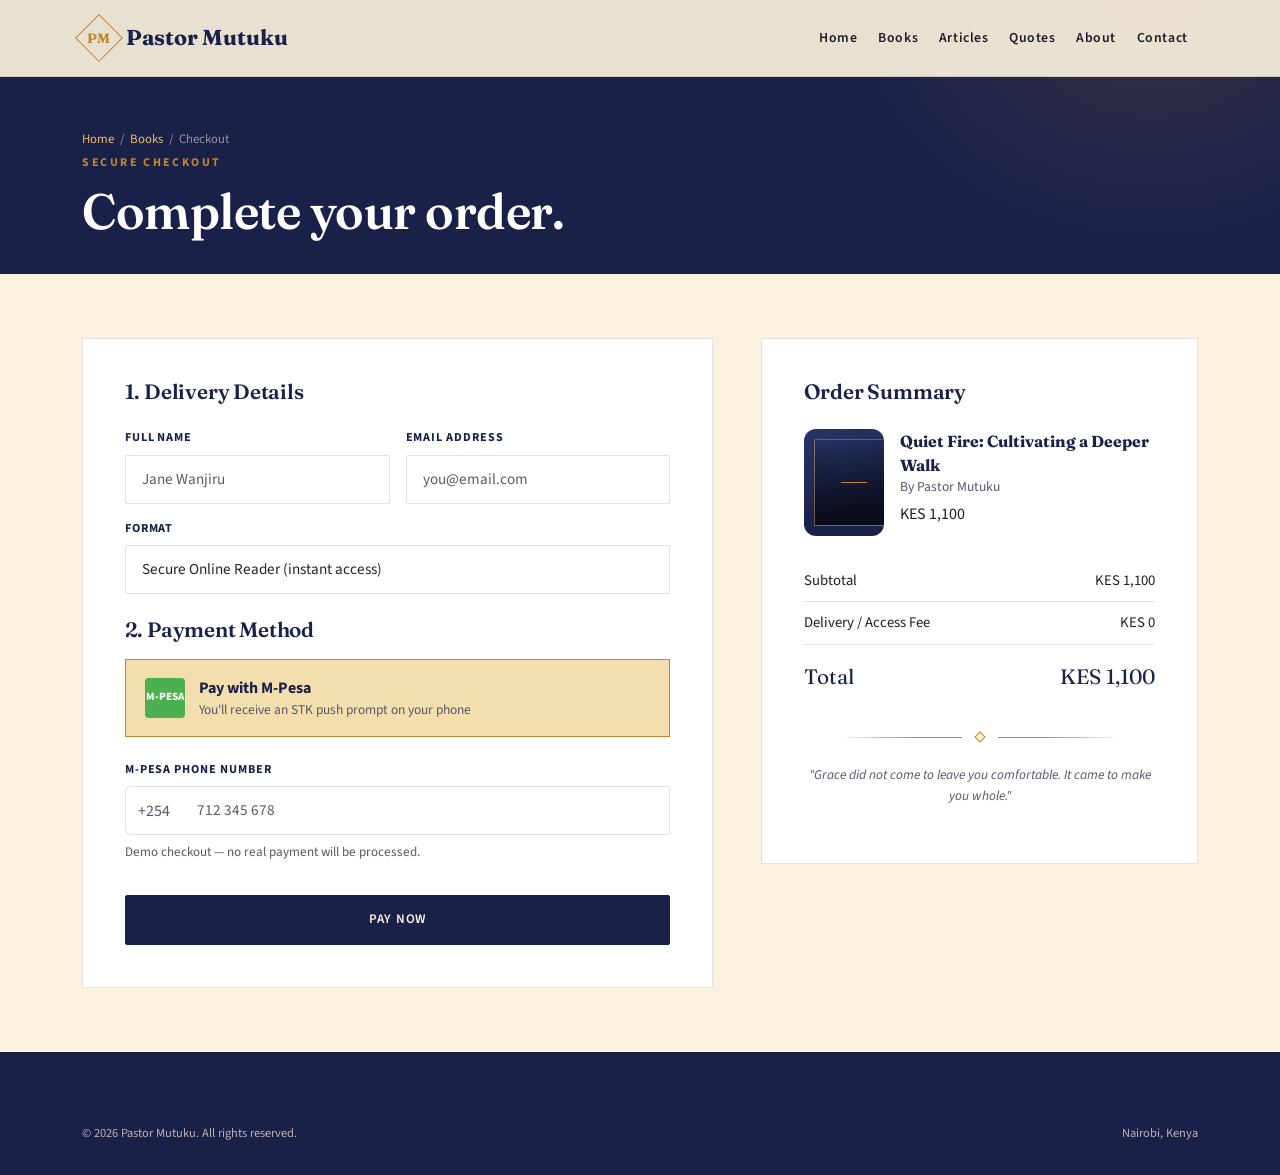
<file: checkout.html>
<!DOCTYPE html>
<html lang="en">
<head>
<meta charset="UTF-8">
<meta name="viewport" content="width=device-width, initial-scale=1.0">
<title>Checkout — Pastor Mutuku</title>
<meta name="description" content="Complete your order securely with M-Pesa.">

<link rel="preconnect" href="https://fonts.googleapis.com">
<link rel="preconnect" href="https://fonts.gstatic.com" crossorigin>
<link href="https://fonts.googleapis.com/css2?family=Fraunces:ital,opsz,wght@0,9..144,500;0,9..144,600;0,9..144,700;1,9..144,500&family=Source+Sans+3:wght@400;500;600;700&display=swap" rel="stylesheet">
<link href="https://cdn.jsdelivr.net/npm/bootstrap@5.3.3/dist/css/bootstrap.min.css" rel="stylesheet">
<link rel="stylesheet" href="style.css">
</head>
<body>

<nav class="navbar navbar-expand-lg navbar-mutuku fixed-top">
  <div class="container">
    <a class="navbar-brand" href="index.html"><span class="brand-mark"><span>PM</span></span>Pastor Mutuku</a>
    <button class="navbar-toggler border-0" type="button" data-bs-toggle="collapse" data-bs-target="#mainNav" aria-label="Toggle navigation">
      <span class="navbar-toggler-icon"></span>
    </button>
    <div class="collapse navbar-collapse" id="mainNav">
      <ul class="navbar-nav ms-auto align-items-lg-center">
        <li class="nav-item"><a class="nav-link" href="index.html">Home</a></li>
        <li class="nav-item"><a class="nav-link" href="books.html">Books</a></li>
        <li class="nav-item"><a class="nav-link" href="articles.html">Articles</a></li>
        <li class="nav-item"><a class="nav-link" href="quotes.html">Quotes</a></li>
        <li class="nav-item"><a class="nav-link" href="about.html">About</a></li>
        <li class="nav-item"><a class="nav-link" href="contact.html">Contact</a></li>
      </ul>
    </div>
  </div>
</nav>

<header class="page-header pb-4">
  <div class="container">
    <div class="breadcrumb-gold"><a href="index.html">Home</a> &nbsp;/&nbsp; <a href="books.html">Books</a> &nbsp;/&nbsp; Checkout</div>
    <span class="eyebrow">Secure Checkout</span>
    <h1>Complete your order.</h1>
  </div>
</header>

<section class="section-tight">
  <div class="container">
    <div class="row g-5">

      <div class="col-lg-7">
        <div class="checkout-panel">
          <h3 class="mb-4" style="font-size: 1.3rem;">1. Delivery Details</h3>
          <form data-checkout-form class="form-mutuku">
            <div class="row g-3 mb-4">
              <div class="col-md-6">
                <label class="form-label d-block">Full Name</label>
                <input type="text" name="name" class="form-control" placeholder="Jane Wanjiru" required>
              </div>
              <div class="col-md-6">
                <label class="form-label d-block">Email Address</label>
                <input type="email" name="email" class="form-control" placeholder="you@email.com" required>
              </div>
              <div class="col-12">
                <label class="form-label d-block">Format</label>
                <select class="form-select" name="format">
                  <option>Secure Online Reader (instant access)</option>
                  <option>Printed Copy — delivered within Kenya</option>
                </select>
              </div>
              <div class="col-12 d-none" data-delivery-address>
                <label class="form-label d-block">Delivery Address</label>
                <input type="text" name="address" class="form-control" placeholder="Street, Estate, Town">
              </div>
            </div>

            <h3 class="mb-3 mt-2" style="font-size: 1.3rem;">2. Payment Method</h3>
            <div class="mpesa-toggle selected mb-4" data-mpesa-toggle>
              <div class="mlogo">M-PESA</div>
              <div>
                <div style="font-weight: 700; color: var(--ink);">Pay with M-Pesa</div>
                <div class="text-soft" style="font-size: 0.84rem;">You'll receive an STK push prompt on your phone</div>
              </div>
            </div>

            <label class="form-label d-block">M-Pesa Phone Number</label>
            <div class="input-group mb-2">
              <span class="input-group-text" style="background: var(--white); border: 1px solid var(--line); border-right: none; color: var(--charcoal-soft);">+254</span>
              <input type="tel" name="phone" class="form-control" placeholder="712 345 678" required pattern="[0-9 ]{9,12}" style="border-left: none;">
            </div>
            <div class="invalid-feedback d-block text-danger" style="font-size: 0.8rem; display: none;" id="phone-error"></div>
            <p class="text-soft" style="font-size: 0.82rem;">Demo checkout — no real payment will be processed.</p>

            <button type="submit" class="btn-gold w-100 mt-3" style="padding: 0.9rem;">Pay Now</button>
          </form>
        </div>
      </div>

      <div class="col-lg-5">
        <div class="checkout-panel" style="position: sticky; top: 110px;">
          <h3 class="mb-4" style="font-size: 1.3rem;">Order Summary</h3>
          <div class="d-flex gap-3 mb-4">
            <div class="book-cover" style="width: 80px; aspect-ratio: 3/4; flex-shrink: 0;">
              <div class="cover-inner" style="padding: 0.5rem;">
                <span class="cover-rule" style="margin: 0;"></span>
              </div>
            </div>
            <div>
              <div style="font-weight: 700; color: var(--ink); font-family: var(--font-display);" data-order-title>Quiet Fire</div>
              <div class="text-soft" style="font-size: 0.85rem;">By Pastor Mutuku</div>
              <div class="price mt-1" data-order-price style="font-size: 1rem;">KES 1,100</div>
            </div>
          </div>
          <div class="order-summary-row"><span>Subtotal</span><span data-order-price>KES 1,100</span></div>
          <div class="order-summary-row"><span>Delivery / Access Fee</span><span>KES 0</span></div>
          <div class="order-summary-row total"><span>Total</span><span data-order-total>KES 1,100</span></div>
          <div class="illuminated-rule" style="margin: 2rem auto 1.5rem;"><span class="mark"></span></div>
          <p class="text-soft text-center" style="font-size: 0.84rem; font-style: italic;">"Grace did not come to leave you comfortable. It came to make you whole."</p>
        </div>
      </div>

    </div>
  </div>
</section>

<footer class="footer-mutuku">
  <div class="container">
    <div class="footer-bottom" style="margin-top: 0; border-top: none; padding-top: 0;">
      <span>&copy; 2026 Pastor Mutuku. All rights reserved.</span>
      <span>Nairobi, Kenya</span>
    </div>
  </div>
</footer>

<script src="https://cdn.jsdelivr.net/npm/bootstrap@5.3.3/dist/js/bootstrap.bundle.min.js"></script>
<script src="main.js"></script>
<script>
  // Toggle delivery address field based on format selection
  const formatSelect = document.querySelector('select[name="format"]');
  const addressField = document.querySelector('[data-delivery-address]');
  if (formatSelect && addressField) {
    formatSelect.addEventListener('change', () => {
      addressField.classList.toggle('d-none', formatSelect.selectedIndex === 0);
    });
  }

  // Simple phone validation feedback
  const phoneInput = document.querySelector('input[name="phone"]');
  const phoneError = document.getElementById('phone-error');
  if (phoneInput) {
    phoneInput.addEventListener('input', () => {
      phoneInput.classList.remove('is-invalid');
      phoneError.style.display = 'none';
    });
  }
  document.querySelector('[data-checkout-form]').addEventListener('submit', (e) => {
    if (phoneInput.classList.contains('is-invalid')) {
      phoneError.textContent = 'Please enter a valid M-Pesa phone number.';
      phoneError.style.display = 'block';
    }
  });
</script>
</body>
</html>
</file>
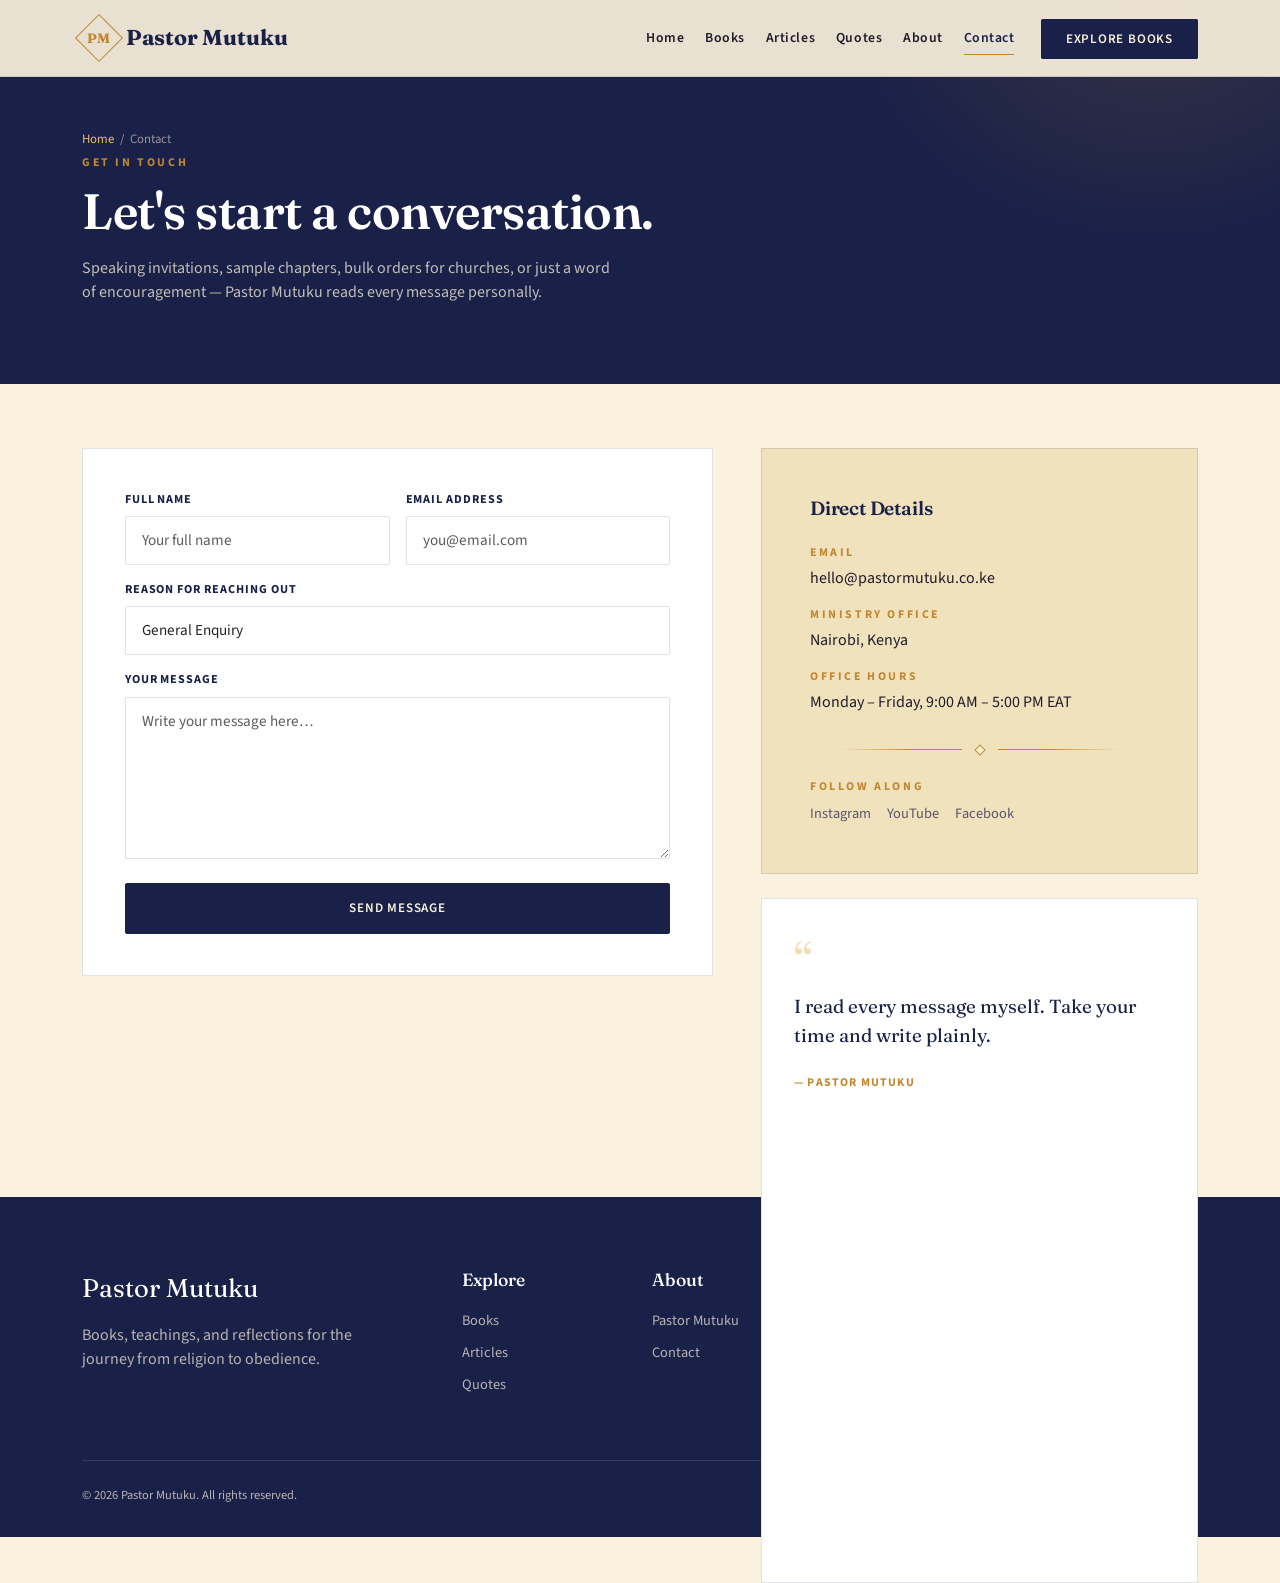
<file: contact.html>
<!DOCTYPE html>
<html lang="en">
<head>
<meta charset="UTF-8">
<meta name="viewport" content="width=device-width, initial-scale=1.0">
<title>Contact — Pastor Mutuku</title>
<meta name="description" content="Get in touch with Pastor Mutuku for speaking, sample chapters, or general enquiries.">

<link rel="preconnect" href="https://fonts.googleapis.com">
<link rel="preconnect" href="https://fonts.gstatic.com" crossorigin>
<link href="https://fonts.googleapis.com/css2?family=Fraunces:ital,opsz,wght@0,9..144,500;0,9..144,600;0,9..144,700;1,9..144,500&family=Source+Sans+3:wght@400;500;600;700&display=swap" rel="stylesheet">
<link href="https://cdn.jsdelivr.net/npm/bootstrap@5.3.3/dist/css/bootstrap.min.css" rel="stylesheet">
<link rel="stylesheet" href="style.css">
</head>
<body>

<nav class="navbar navbar-expand-lg navbar-mutuku fixed-top">
  <div class="container">
    <a class="navbar-brand" href="index.html"><span class="brand-mark"><span>PM</span></span>Pastor Mutuku</a>
    <button class="navbar-toggler border-0" type="button" data-bs-toggle="collapse" data-bs-target="#mainNav" aria-label="Toggle navigation">
      <span class="navbar-toggler-icon"></span>
    </button>
    <div class="collapse navbar-collapse" id="mainNav">
      <ul class="navbar-nav ms-auto align-items-lg-center">
        <li class="nav-item"><a class="nav-link" href="index.html">Home</a></li>
        <li class="nav-item"><a class="nav-link" href="books.html">Books</a></li>
        <li class="nav-item"><a class="nav-link" href="articles.html">Articles</a></li>
        <li class="nav-item"><a class="nav-link" href="quotes.html">Quotes</a></li>
        <li class="nav-item"><a class="nav-link" href="about.html">About</a></li>
        <li class="nav-item"><a class="nav-link active" href="contact.html">Contact</a></li>
        <li class="nav-item ms-lg-3 mt-2 mt-lg-0"><a class="btn-gold" href="books.html">Explore Books</a></li>
      </ul>
    </div>
  </div>
</nav>

<header class="page-header">
  <div class="container">
    <div class="breadcrumb-gold"><a href="index.html">Home</a> &nbsp;/&nbsp; Contact</div>
    <span class="eyebrow">Get In Touch</span>
    <h1>Let's start a conversation.</h1>
    <p>Speaking invitations, sample chapters, bulk orders for churches, or just a word of encouragement — Pastor Mutuku reads every message personally.</p>
  </div>
</header>

<section class="section-tight">
  <div class="container">
    <div class="row g-5">

      <div class="col-lg-7">
        <div class="checkout-panel">
          <form data-contact-form class="form-mutuku">
            <div class="row g-3">
              <div class="col-md-6">
                <label class="form-label d-block">Full Name</label>
                <input type="text" name="name" class="form-control" placeholder="Your full name" required>
              </div>
              <div class="col-md-6">
                <label class="form-label d-block">Email Address</label>
                <input type="email" name="email" class="form-control" placeholder="you@email.com" required>
              </div>
              <div class="col-12">
                <label class="form-label d-block">Reason for Reaching Out</label>
                <select class="form-select" name="reason">
                  <option>General Enquiry</option>
                  <option>Request a Sample Chapter</option>
                  <option>Speaking Invitation</option>
                  <option>Bulk Order for a Church or Group</option>
                  <option>Media / Press</option>
                </select>
              </div>
              <div class="col-12">
                <label class="form-label d-block">Your Message</label>
                <textarea name="message" class="form-control" rows="6" placeholder="Write your message here…" required></textarea>
              </div>
            </div>
            <button type="submit" class="btn-gold w-100 mt-4" style="padding: 0.9rem;">Send Message</button>
          </form>
        </div>
      </div>

      <div class="col-lg-5">
        <div class="bg-deep p-4 p-lg-5 mb-4" style="border: 1px solid var(--line);">
          <h3 style="font-size: 1.2rem;" class="mb-4">Direct Details</h3>
          <div class="mb-3">
            <div class="eyebrow mb-1">Email</div>
            <div>hello@pastormutuku.co.ke</div>
          </div>
          <div class="mb-3">
            <div class="eyebrow mb-1">Ministry Office</div>
            <div>Nairobi, Kenya</div>
          </div>
          <div class="mb-3">
            <div class="eyebrow mb-1">Office Hours</div>
            <div>Monday – Friday, 9:00 AM – 5:00 PM EAT</div>
          </div>
          <div class="illuminated-rule" style="margin: 2rem auto 1.5rem;"><span class="mark"></span></div>
          <div>
            <div class="eyebrow mb-2">Follow Along</div>
            <div class="d-flex gap-3" style="font-size: 0.9rem;">
              <a href="#" class="text-soft">Instagram</a>
              <a href="#" class="text-soft">YouTube</a>
              <a href="#" class="text-soft">Facebook</a>
            </div>
          </div>
        </div>
        <div class="quote-card">
          <span class="qmark">&ldquo;</span>
          <blockquote>I read every message myself. Take your time and write plainly.</blockquote>
          <cite>— Pastor Mutuku</cite>
        </div>
      </div>

    </div>
  </div>
</section>

<footer class="footer-mutuku">
  <div class="container">
    <div class="row gy-4">
      <div class="col-lg-4">
        <div class="f-brand mb-3">Pastor Mutuku</div>
        <p style="max-width: 320px;">Books, teachings, and reflections for the journey from religion to obedience.</p>
      </div>
      <div class="col-6 col-lg-2">
        <h5>Explore</h5>
        <ul class="list-unstyled d-flex flex-column gap-2">
          <li><a href="books.html">Books</a></li>
          <li><a href="articles.html">Articles</a></li>
          <li><a href="quotes.html">Quotes</a></li>
        </ul>
      </div>
      <div class="col-6 col-lg-2">
        <h5>About</h5>
        <ul class="list-unstyled d-flex flex-column gap-2">
          <li><a href="about.html">Pastor Mutuku</a></li>
          <li><a href="contact.html">Contact</a></li>
        </ul>
      </div>
      <div class="col-lg-4">
        <h5>Weekly Reflection</h5>
        <p>One short reflection in your inbox, every Sunday.</p>
        <form data-newsletter-form class="d-flex gap-2 mt-3">
          <input type="email" required placeholder="Your email" class="form-control" style="background: rgba(246,239,226,0.08); border: 1px solid rgba(246,239,226,0.2); color: #fff;">
          <button type="submit" class="btn-gold" style="white-space: nowrap;">Join</button>
        </form>
      </div>
    </div>
    <div class="footer-bottom">
      <span>&copy; 2026 Pastor Mutuku. All rights reserved.</span>
      <span>Nairobi, Kenya</span>
    </div>
  </div>
</footer>

<div class="scroll-top-btn" aria-label="Scroll to top">&uarr;</div>

<script src="https://cdn.jsdelivr.net/npm/bootstrap@5.3.3/dist/js/bootstrap.bundle.min.js"></script>
<script src="main.js"></script>
</body>
</html>
</file>
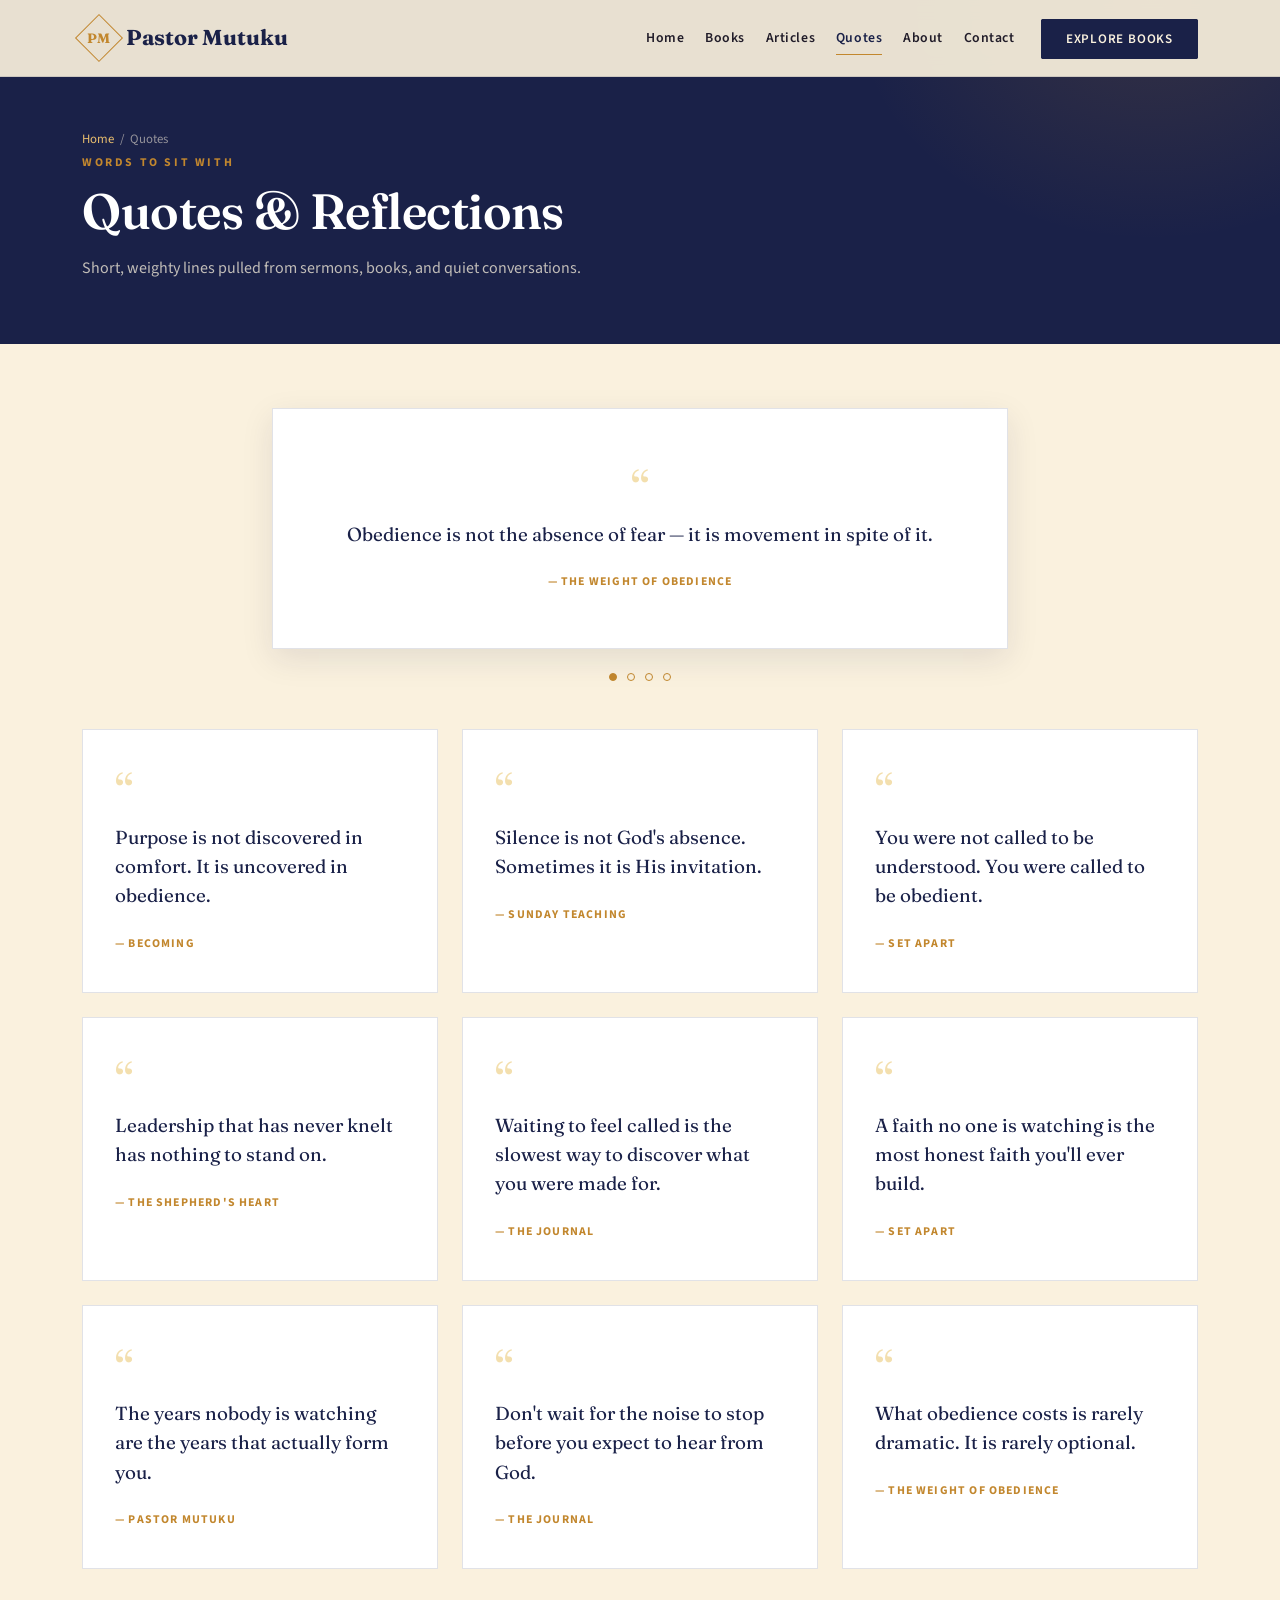
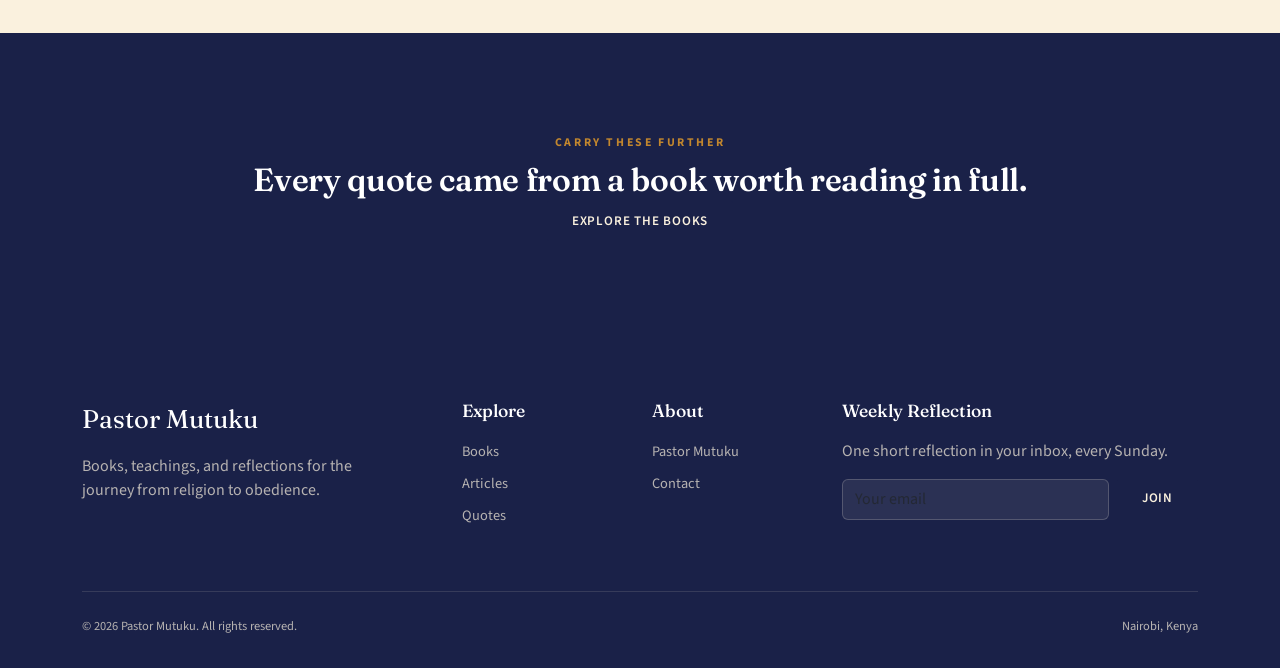
<file: quotes.html>
<!DOCTYPE html>
<html lang="en">
<head>
<meta charset="UTF-8">
<meta name="viewport" content="width=device-width, initial-scale=1.0">
<title>Quotes — Pastor Mutuku</title>
<meta name="description" content="Spiritual quotes and reflections from Pastor Mutuku on faith, obedience, purpose and leadership.">

<link rel="preconnect" href="https://fonts.googleapis.com">
<link rel="preconnect" href="https://fonts.gstatic.com" crossorigin>
<link href="https://fonts.googleapis.com/css2?family=Fraunces:ital,opsz,wght@0,9..144,500;0,9..144,600;0,9..144,700;1,9..144,500&family=Source+Sans+3:wght@400;500;600;700&display=swap" rel="stylesheet">
<link href="https://cdn.jsdelivr.net/npm/bootstrap@5.3.3/dist/css/bootstrap.min.css" rel="stylesheet">
<link rel="stylesheet" href="style.css">
</head>
<body>

<nav class="navbar navbar-expand-lg navbar-mutuku fixed-top">
  <div class="container">
    <a class="navbar-brand" href="index.html"><span class="brand-mark"><span>PM</span></span>Pastor Mutuku</a>
    <button class="navbar-toggler border-0" type="button" data-bs-toggle="collapse" data-bs-target="#mainNav" aria-label="Toggle navigation">
      <span class="navbar-toggler-icon"></span>
    </button>
    <div class="collapse navbar-collapse" id="mainNav">
      <ul class="navbar-nav ms-auto align-items-lg-center">
        <li class="nav-item"><a class="nav-link" href="index.html">Home</a></li>
        <li class="nav-item"><a class="nav-link" href="books.html">Books</a></li>
        <li class="nav-item"><a class="nav-link" href="articles.html">Articles</a></li>
        <li class="nav-item"><a class="nav-link active" href="quotes.html">Quotes</a></li>
        <li class="nav-item"><a class="nav-link" href="about.html">About</a></li>
        <li class="nav-item"><a class="nav-link" href="contact.html">Contact</a></li>
        <li class="nav-item ms-lg-3 mt-2 mt-lg-0"><a class="btn-gold" href="books.html">Explore Books</a></li>
      </ul>
    </div>
  </div>
</nav>

<header class="page-header pb-5">
  <div class="container">
    <div class="breadcrumb-gold"><a href="index.html">Home</a> &nbsp;/&nbsp; Quotes</div>
    <span class="eyebrow">Words To Sit With</span>
    <h1>Quotes &amp; Reflections</h1>
    <p>Short, weighty lines pulled from sermons, books, and quiet conversations.</p>
  </div>
</header>

<section class="section-tight">
  <div class="container">
    <div class="row justify-content-center mb-5">
      <div class="col-lg-8">
        <div data-quote-slider>
          <div class="quote-card text-center" style="padding: 3.5rem 2.5rem; box-shadow: var(--shadow-soft);">
            <span class="qmark">&ldquo;</span>
            <div class="quote-slide active">
              <blockquote>Obedience is not the absence of fear — it is movement in spite of it.</blockquote>
              <cite>— The Weight of Obedience</cite>
            </div>
            <div class="quote-slide">
              <blockquote>God is not asking you to be ready. He is asking you to be willing.</blockquote>
              <cite>— Sunday Teaching</cite>
            </div>
            <div class="quote-slide">
              <blockquote>The altar will cost you something the crowd never sees.</blockquote>
              <cite>— Leading From the Altar</cite>
            </div>
            <div class="quote-slide">
              <blockquote>Grace did not come to leave you comfortable. It came to make you whole.</blockquote>
              <cite>— Quiet Fire</cite>
            </div>
          </div>
          <div class="d-flex justify-content-center mt-4" data-quote-dots></div>
        </div>
      </div>
    </div>

    <div class="row g-4">

      <div class="col-md-6 col-lg-4 reveal">
        <div class="quote-card">
          <span class="qmark">&ldquo;</span>
          <blockquote>Purpose is not discovered in comfort. It is uncovered in obedience.</blockquote>
          <cite>— Becoming</cite>
        </div>
      </div>

      <div class="col-md-6 col-lg-4 reveal reveal-delay-1">
        <div class="quote-card">
          <span class="qmark">&ldquo;</span>
          <blockquote>Silence is not God's absence. Sometimes it is His invitation.</blockquote>
          <cite>— Sunday Teaching</cite>
        </div>
      </div>

      <div class="col-md-6 col-lg-4 reveal reveal-delay-2">
        <div class="quote-card">
          <span class="qmark">&ldquo;</span>
          <blockquote>You were not called to be understood. You were called to be obedient.</blockquote>
          <cite>— Set Apart</cite>
        </div>
      </div>

      <div class="col-md-6 col-lg-4 reveal">
        <div class="quote-card">
          <span class="qmark">&ldquo;</span>
          <blockquote>Leadership that has never knelt has nothing to stand on.</blockquote>
          <cite>— The Shepherd's Heart</cite>
        </div>
      </div>

      <div class="col-md-6 col-lg-4 reveal reveal-delay-1">
        <div class="quote-card">
          <span class="qmark">&ldquo;</span>
          <blockquote>Waiting to feel called is the slowest way to discover what you were made for.</blockquote>
          <cite>— The Journal</cite>
        </div>
      </div>

      <div class="col-md-6 col-lg-4 reveal reveal-delay-2">
        <div class="quote-card">
          <span class="qmark">&ldquo;</span>
          <blockquote>A faith no one is watching is the most honest faith you'll ever build.</blockquote>
          <cite>— Set Apart</cite>
        </div>
      </div>

      <div class="col-md-6 col-lg-4 reveal">
        <div class="quote-card">
          <span class="qmark">&ldquo;</span>
          <blockquote>The years nobody is watching are the years that actually form you.</blockquote>
          <cite>— Pastor Mutuku</cite>
        </div>
      </div>

      <div class="col-md-6 col-lg-4 reveal reveal-delay-1">
        <div class="quote-card">
          <span class="qmark">&ldquo;</span>
          <blockquote>Don't wait for the noise to stop before you expect to hear from God.</blockquote>
          <cite>— The Journal</cite>
        </div>
      </div>

      <div class="col-md-6 col-lg-4 reveal reveal-delay-2">
        <div class="quote-card">
          <span class="qmark">&ldquo;</span>
          <blockquote>What obedience costs is rarely dramatic. It is rarely optional.</blockquote>
          <cite>— The Weight of Obedience</cite>
        </div>
      </div>

    </div>
  </div>
</section>

<section class="section bg-ink text-center">
  <div class="container">
    <span class="eyebrow">Carry These Further</span>
    <h2 class="mt-2">Every quote came from a book worth reading in full.</h2>
    <a href="books.html" class="btn-gold mt-2">Explore The Books</a>
  </div>
</section>

<footer class="footer-mutuku">
  <div class="container">
    <div class="row gy-4">
      <div class="col-lg-4">
        <div class="f-brand mb-3">Pastor Mutuku</div>
        <p style="max-width: 320px;">Books, teachings, and reflections for the journey from religion to obedience.</p>
      </div>
      <div class="col-6 col-lg-2">
        <h5>Explore</h5>
        <ul class="list-unstyled d-flex flex-column gap-2">
          <li><a href="books.html">Books</a></li>
          <li><a href="articles.html">Articles</a></li>
          <li><a href="quotes.html">Quotes</a></li>
        </ul>
      </div>
      <div class="col-6 col-lg-2">
        <h5>About</h5>
        <ul class="list-unstyled d-flex flex-column gap-2">
          <li><a href="about.html">Pastor Mutuku</a></li>
          <li><a href="contact.html">Contact</a></li>
        </ul>
      </div>
      <div class="col-lg-4">
        <h5>Weekly Reflection</h5>
        <p>One short reflection in your inbox, every Sunday.</p>
        <form data-newsletter-form class="d-flex gap-2 mt-3">
          <input type="email" required placeholder="Your email" class="form-control" style="background: rgba(246,239,226,0.08); border: 1px solid rgba(246,239,226,0.2); color: #fff;">
          <button type="submit" class="btn-gold" style="white-space: nowrap;">Join</button>
        </form>
      </div>
    </div>
    <div class="footer-bottom">
      <span>&copy; 2026 Pastor Mutuku. All rights reserved.</span>
      <span>Nairobi, Kenya</span>
    </div>
  </div>
</footer>

<div class="scroll-top-btn" aria-label="Scroll to top">&uarr;</div>

<script src="https://cdn.jsdelivr.net/npm/bootstrap@5.3.3/dist/js/bootstrap.bundle.min.js"></script>
<script src="main.js"></script>
</body>
</html>
</file>
<file: style.css>
/* ==========================================================================
   PASTOR MUTUKU — PERSONAL AUTHOR PLATFORM
   Design language: "Illuminated Manuscript meets Modern Editorial"
   Palette:  Deep Indigo #1A2148 · Burnished Amber #C2872E · Warm Parchment #FAF1DE · White #FFFFFF
   Type:     Fraunces (display serif) + Source Sans 3 (body/UI)
   ========================================================================== */

:root {
  --ink: #1A2148;
  --ink-light: #283568;
  --ink-soft: #46568C;
  --gold: #C2872E;
  --gold-light: #E8BD6E;
  --gold-soft: #F3DFAE;
  --parchment: #FAF1DE;
  --parchment-deep: #F1E2BE;
  --white: #FFFFFF;
  --charcoal: #211C29;
  --charcoal-soft: #5C5468;
  --line: rgba(26, 33, 72, 0.13);

  --font-display: "Fraunces", "Iowan Old Style", Georgia, serif;
  --font-body: "Source Sans 3", -apple-system, BlinkMacSystemFont, "Segoe UI", sans-serif;

  --radius: 2px;
  --shadow-soft: 0 10px 30px rgba(26, 33, 72, 0.10);
  --shadow-lift: 0 20px 50px rgba(26, 33, 72, 0.20);
  --transition: 320ms cubic-bezier(0.22, 1, 0.36, 1);
}

* { box-sizing: border-box; }

html { scroll-behavior: smooth; }

body {
  font-family: var(--font-body);
  color: var(--charcoal);
  background-color: var(--parchment);
  -webkit-font-smoothing: antialiased;
  overflow-x: hidden;
}

h1, h2, h3, h4, .display-font {
  font-family: var(--font-display);
  font-weight: 600;
  color: var(--ink);
  letter-spacing: -0.01em;
}

a { color: inherit; text-decoration: none; }

::selection { background: var(--gold-soft); color: var(--ink); }

:focus-visible {
  outline: 2px solid var(--gold);
  outline-offset: 3px;
}

@media (prefers-reduced-motion: reduce) {
  *, *::before, *::after {
    animation-duration: 0.001ms !important;
    animation-iteration-count: 1 !important;
    transition-duration: 0.001ms !important;
    scroll-behavior: auto !important;
  }
}

.eyebrow {
  font-family: var(--font-body);
  font-size: 0.74rem;
  font-weight: 700;
  letter-spacing: 0.22em;
  text-transform: uppercase;
  color: var(--gold);
}

.container-narrow { max-width: 760px; margin: 0 auto; }

/* --------------------------------------------------------------------
   SIGNATURE ELEMENT — Illuminated Rule
   A thin gold hairline with a small carved ornament at its center,
   used wherever the page needs to mark a passage from one idea to
   the next — like a verse break in a manuscript.
   -------------------------------------------------------------------- */
.illuminated-rule {
  display: flex;
  align-items: center;
  justify-content: center;
  gap: 14px;
  margin: 3.25rem auto;
  width: 100%;
  max-width: 280px;
}
.illuminated-rule::before,
.illuminated-rule::after {
  content: "";
  flex: 1;
  height: 1px;
  background: linear-gradient(to var(--dir, right), transparent, var(--gold) 60%);
}
.illuminated-rule::after { --dir: left; }
.illuminated-rule .mark {
  width: 7px;
  height: 7px;
  border: 1.5px solid var(--gold);
  transform: rotate(45deg);
  flex-shrink: 0;
}
.illuminated-rule.left { margin-left: 0; max-width: 100%; }
.illuminated-rule.left::before { display: none; }
.illuminated-rule.left .mark { margin-right: 0; }

/* --------------------------------------------------------------------
   NAVBAR
   -------------------------------------------------------------------- */
.navbar-mutuku {
  background: rgba(250, 241, 222, 0.92);
  backdrop-filter: blur(10px);
  border-bottom: 1px solid var(--line);
  padding: 1rem 0;
  transition: padding var(--transition), box-shadow var(--transition);
}
.navbar-mutuku.scrolled {
  padding: 0.55rem 0;
  box-shadow: var(--shadow-soft);
}
.navbar-mutuku .navbar-brand {
  font-family: var(--font-display);
  font-weight: 700;
  font-size: 1.35rem;
  color: var(--ink);
  display: flex;
  align-items: center;
  gap: 10px;
}
.navbar-mutuku .navbar-brand .brand-mark {
  width: 34px;
  height: 34px;
  border: 1px solid var(--gold);
  display: flex;
  align-items: center;
  justify-content: center;
  font-size: 0.85rem;
  color: var(--gold);
  letter-spacing: 0.02em;
  transform: rotate(45deg);
}
.navbar-mutuku .navbar-brand .brand-mark span { transform: rotate(-45deg); }
.navbar-mutuku .nav-link {
  font-size: 0.86rem;
  font-weight: 600;
  letter-spacing: 0.04em;
  color: var(--charcoal);
  margin: 0 0.65rem;
  position: relative;
  padding: 0.3rem 0 !important;
}
.navbar-mutuku .nav-link::after {
  content: "";
  position: absolute;
  left: 0; bottom: -2px;
  width: 0; height: 1px;
  background: var(--gold);
  transition: width var(--transition);
}
.navbar-mutuku .nav-link:hover::after,
.navbar-mutuku .nav-link.active::after { width: 100%; }
.navbar-mutuku .nav-link.active { color: var(--ink); }
.btn-gold {
  background: var(--ink);
  color: var(--parchment) !important;
  border: 1px solid var(--ink);
  font-size: 0.82rem;
  font-weight: 600;
  letter-spacing: 0.06em;
  text-transform: uppercase;
  padding: 0.62rem 1.5rem;
  border-radius: var(--radius);
  transition: all var(--transition);
}
.btn-gold:hover {
  background: var(--gold);
  border-color: var(--gold);
  color: var(--ink) !important;
  transform: translateY(-1px);
}
.btn-outline-ink {
  background: transparent;
  color: var(--ink) !important;
  border: 1px solid var(--ink);
  font-size: 0.82rem;
  font-weight: 600;
  letter-spacing: 0.06em;
  text-transform: uppercase;
  padding: 0.6rem 1.45rem;
  border-radius: var(--radius);
  transition: all var(--transition);
}
.btn-outline-ink:hover { background: var(--ink); color: var(--parchment) !important; }

/* --------------------------------------------------------------------
   HERO
   -------------------------------------------------------------------- */
.hero {
  position: relative;
  background: var(--ink);
  color: var(--parchment);
  padding: 9.5rem 0 7rem;
  overflow: hidden;
}
.hero::before {
  content: "";
  position: absolute; inset: 0;
  background:
    radial-gradient(ellipse 600px 500px at 85% 15%, rgba(194,135,46,0.18), transparent 60%),
    repeating-linear-gradient(115deg, rgba(255,255,255,0.025) 0 2px, transparent 2px 90px);
  pointer-events: none;
}
.hero .eyebrow { color: var(--gold-light); }
.hero h1 {
  color: var(--white);
  font-size: clamp(2.6rem, 5.2vw, 4.4rem);
  line-height: 1.05;
  margin: 0.9rem 0 1.4rem;
}
.hero h1 em {
  font-style: italic;
  color: var(--gold-light);
}
.hero p.lede {
  color: rgba(250, 241, 222, 0.78);
  font-size: 1.12rem;
  max-width: 460px;
  line-height: 1.7;
}
.hero-portrait {
  position: relative;
  aspect-ratio: 4/5;
  border: 1px solid rgba(232, 189, 110, 0.4);
  padding: 14px;
}
.hero-portrait .frame {
  width: 100%; height: 100%;
  background: linear-gradient(160deg, var(--ink-light), var(--ink) 60%);
  display: flex;
  align-items: center;
  justify-content: center;
  position: relative;
  overflow: hidden;
}
.hero-portrait .frame .monogram {
  font-family: var(--font-display);
  font-size: 6rem;
  color: rgba(232, 189, 110, 0.5);
  font-weight: 600;
}
.hero-portrait .frame::after {
  content: "";
  position: absolute; inset: 0;
  background: radial-gradient(circle at 50% 30%, rgba(232,189,110,0.15), transparent 65%);
}
.hero-portrait .corner {
  position: absolute;
  width: 22px; height: 22px;
  border: 1px solid var(--gold);
}
.hero-portrait .corner.tl { top: -1px; left: -1px; border-right: none; border-bottom: none; }
.hero-portrait .corner.br { bottom: -1px; right: -1px; border-left: none; border-top: none; }

.stat-row { display: flex; gap: 2.4rem; margin-top: 2.6rem; }
.stat-row .stat .num { font-family: var(--font-display); font-size: 1.9rem; color: var(--gold-light); }
.stat-row .stat .label { font-size: 0.74rem; letter-spacing: 0.1em; text-transform: uppercase; color: rgba(250,241,222,0.6); }

/* --------------------------------------------------------------------
   SECTION SPACING / HEADERS
   -------------------------------------------------------------------- */
.section { padding: 6rem 0; }
.section-tight { padding: 4rem 0; }
.section-header { max-width: 620px; margin-bottom: 3rem; }
.section-header.center { margin-left: auto; margin-right: auto; text-align: center; }
.section-header h2 { font-size: clamp(1.9rem, 3vw, 2.6rem); margin-top: 0.6rem; }
.bg-ink { background: var(--ink); color: var(--parchment); }
.bg-ink h2, .bg-ink h3, .bg-ink h4 { color: var(--white); }
.bg-deep { background: var(--parchment-deep); }

.frame {
  width: 280px;          /* control container size */
  height: 350px;         /* fixed height for consistency */
  margin: auto;
  overflow: hidden;
  border-radius: 12px;
}

.profile-img {
  width: 100%;
  height: 100%;
  object-fit: cover;     /* prevents stretching */
}
/* --------------------------------------------------------------------
   BOOK CARD
   -------------------------------------------------------------------- */
.book-card {
  background: var(--white);
  border: 1px solid var(--line);
  transition: transform var(--transition), box-shadow var(--transition), border-color var(--transition);
  height: 100%;
  display: flex;
  flex-direction: column;
}
.book-cover {
  position: relative;
  display: block;
  overflow: hidden;
  border-radius: 12px;
}

.cover-img {
  width: 100%;
  height: 100%;
  object-fit: cover;
  display: block;
}

/* Overlay text on top of image */
.cover-inner {
  position: absolute;
  bottom: 0;
  left: 0;
  width: 100%;
  padding: 15px;
  background: linear-gradient(to top, rgba(0,0,0,0.7), transparent);
  color: #fff;
}

.book-card:hover { transform: translateY(-6px); box-shadow: var(--shadow-lift); border-color: transparent; }
.book-cover {
  aspect-ratio: 3/4;
  position: relative;
  overflow: hidden;
  background: linear-gradient(155deg, var(--ink-light), var(--ink) 70%);
}
.book-cover .cover-inner {
  position: absolute; inset: 10px;
  border: 1px solid rgba(232,189,110,0.45);
  display: flex;
  flex-direction: column;
  align-items: center;
  justify-content: center;
  text-align: center;
  padding: 1.1rem;
}
.book-cover .cover-cat {
  font-size: 0.62rem;
  letter-spacing: 0.18em;
  text-transform: uppercase;
  color: var(--gold-light);
  margin-bottom: 0.8rem;
}
.book-cover .cover-title {
  font-family: var(--font-display);
  font-size: 1.18rem;
  color: var(--white);
  line-height: 1.25;
}
.book-cover .cover-rule { width: 26px; height: 1px; background: var(--gold); margin: 0.9rem 0; }
.book-cover .cover-author {
  font-size: 0.68rem;
  letter-spacing: 0.08em;
  color: rgba(250,241,222,0.65);
  text-transform: uppercase;
}
.book-card .book-body { padding: 1.4rem 1.4rem 1.6rem; display: flex; flex-direction: column; flex: 1; }
.book-card .book-cat-tag {
  font-size: 0.68rem;
  letter-spacing: 0.1em;
  text-transform: uppercase;
  color: var(--gold);
  font-weight: 700;
}
.book-card h3 { font-size: 1.18rem; margin: 0.4rem 0 0.5rem; line-height: 1.3; }
.book-card p.desc { font-size: 0.9rem; color: var(--charcoal-soft); line-height: 1.6; flex: 1; }
.book-card .book-foot {
  display: flex;
  align-items: center;
  justify-content: space-between;
  margin-top: 1.1rem;
  padding-top: 1.1rem;
  border-top: 1px solid var(--line);
}
.book-card .price { font-family: var(--font-display); font-size: 1.15rem; color: var(--ink); font-weight: 600; }

/* --------------------------------------------------------------------
   CATEGORY TILES
   -------------------------------------------------------------------- */
.cat-tile {
  border: 1px solid var(--line);
  background: var(--white);
  padding: 2.4rem 1.6rem;
  text-align: center;
  height: 100%;
  transition: all var(--transition);
}
.cat-tile:hover { background: var(--ink); border-color: var(--ink); }
.cat-tile:hover h3, .cat-tile:hover p { color: var(--parchment); }
.cat-tile:hover .cat-num { color: var(--gold-light); }
.cat-tile .cat-num {
  font-family: var(--font-display);
  font-size: 0.85rem;
  color: var(--gold);
  letter-spacing: 0.08em;
}
.cat-tile h3 { font-size: 1.25rem; margin: 0.9rem 0 0.6rem; transition: color var(--transition); }
.cat-tile p { font-size: 0.86rem; color: var(--charcoal-soft); margin: 0; transition: color var(--transition); }

/* --------------------------------------------------------------------
   QUOTE CARD
   -------------------------------------------------------------------- */
.quote-card {
  background: var(--white);
  border: 1px solid var(--line);
  padding: 2.4rem 2rem;
  height: 100%;
  position: relative;
}
.quote-card .qmark {
  font-family: var(--font-display);
  font-size: 3rem;
  color: var(--gold-soft);
  line-height: 1;
  display: block;
  margin-bottom: 0.4rem;
}
.quote-card blockquote {
  font-family: var(--font-display);
  font-size: 1.18rem;
  line-height: 1.55;
  color: var(--ink);
  margin: 0 0 1.2rem;
}
.quote-card cite {
  font-style: normal;
  font-size: 0.74rem;
  letter-spacing: 0.1em;
  text-transform: uppercase;
  color: var(--gold);
  font-weight: 700;
}

/* --------------------------------------------------------------------
   ARTICLE CARD
   -------------------------------------------------------------------- */
.article-card {
  border-bottom: 1px solid var(--line);
  padding: 2.4rem 0;
  display: flex;
  gap: 2rem;
  align-items: flex-start;
}
.article-card .art-tag {
  flex-shrink: 0;
  width: 120px;
  font-size: 0.7rem;
  letter-spacing: 0.12em;
  text-transform: uppercase;
  color: var(--gold);
  font-weight: 700;
  padding-top: 0.3rem;
}
.article-card h3 { font-size: 1.4rem; margin-bottom: 0.6rem; }
.article-card h3 a { transition: color var(--transition); }
.article-card h3 a:hover { color: var(--gold); }
.article-card p { color: var(--charcoal-soft); line-height: 1.7; margin-bottom: 0.7rem; }
.article-card .art-meta { font-size: 0.76rem; color: var(--charcoal-soft); letter-spacing: 0.03em; }
.article-card .read-more {
  font-size: 0.78rem;
  font-weight: 700;
  letter-spacing: 0.06em;
  text-transform: uppercase;
  color: var(--ink);
  border-bottom: 1px solid var(--gold);
  padding-bottom: 2px;
}

/* --------------------------------------------------------------------
   ABOUT PAGE — drop cap
   -------------------------------------------------------------------- */
.dropcap::first-letter {
  font-family: var(--font-display);
  font-size: 4.6rem;
  font-weight: 600;
  color: var(--gold);
  float: left;
  line-height: 0.78;
  padding-right: 0.55rem;
  padding-top: 0.3rem;
}
.about-fact {
  border-left: 2px solid var(--gold);
  padding-left: 1.1rem;
}
.about-fact .fact-num { font-family: var(--font-display); font-size: 1.6rem; color: var(--ink); }
.about-fact .fact-label { font-size: 0.76rem; text-transform: uppercase; letter-spacing: 0.08em; color: var(--charcoal-soft); }

/* --------------------------------------------------------------------
   FORMS
   -------------------------------------------------------------------- */
.form-mutuku label {
  font-size: 0.76rem;
  font-weight: 700;
  letter-spacing: 0.08em;
  text-transform: uppercase;
  color: var(--ink);
  margin-bottom: 0.45rem;
}
.form-mutuku .form-control,
.form-mutuku .form-select {
  background: var(--white);
  border: 1px solid var(--line);
  border-radius: var(--radius);
  padding: 0.75rem 1rem;
  font-size: 0.95rem;
}
.form-mutuku .form-control:focus,
.form-mutuku .form-select:focus {
  border-color: var(--gold);
  box-shadow: 0 0 0 3px rgba(194,135,46,0.15);
}

/* --------------------------------------------------------------------
   CHECKOUT
   -------------------------------------------------------------------- */
.checkout-panel {
  background: var(--white);
  border: 1px solid var(--line);
  padding: 2.6rem;
}
.mpesa-toggle {
  border: 1px solid var(--line);
  padding: 1rem 1.2rem;
  display: flex;
  align-items: center;
  gap: 0.9rem;
  cursor: pointer;
  transition: all var(--transition);
}
.mpesa-toggle.selected { border-color: var(--gold); background: var(--gold-soft); }
.mpesa-toggle .mlogo {
  width: 40px; height: 40px;
  background: #4CAF50;
  color: #fff;
  display: flex;
  align-items: center;
  justify-content: center;
  font-weight: 800;
  font-size: 0.7rem;
  border-radius: 4px;
  flex-shrink: 0;
}
.order-summary-row {
  display: flex;
  justify-content: space-between;
  font-size: 0.92rem;
  padding: 0.6rem 0;
  border-bottom: 1px solid var(--line);
}
.order-summary-row.total {
  font-family: var(--font-display);
  font-size: 1.3rem;
  color: var(--ink);
  border-bottom: none;
  padding-top: 1rem;
}

/* --------------------------------------------------------------------
   FOOTER
   -------------------------------------------------------------------- */
.footer-mutuku {
  background: var(--ink);
  color: rgba(250,241,222,0.7);
  padding: 4.5rem 0 2rem;
}
.footer-mutuku h5 {
  color: var(--white);
  font-family: var(--font-display);
  font-size: 1.1rem;
  margin-bottom: 1.1rem;
}
.footer-mutuku a { color: rgba(250,241,222,0.7); transition: color var(--transition); font-size: 0.9rem; }
.footer-mutuku a:hover { color: var(--gold-light); }
.footer-mutuku .f-brand {
  font-family: var(--font-display);
  font-size: 1.6rem;
  color: var(--white);
}
.footer-bottom {
  border-top: 1px solid rgba(250,241,222,0.12);
  margin-top: 3rem;
  padding-top: 1.6rem;
  font-size: 0.78rem;
  display: flex;
  justify-content: space-between;
  flex-wrap: wrap;
  gap: 0.6rem;
}

/* --------------------------------------------------------------------
   ANIMATIONS
   -------------------------------------------------------------------- */
.reveal { opacity: 0; transform: translateY(28px); transition: opacity 800ms ease, transform 800ms ease; }
.reveal.in { opacity: 1; transform: translateY(0); }
.reveal-delay-1 { transition-delay: 90ms; }
.reveal-delay-2 { transition-delay: 180ms; }
.reveal-delay-3 { transition-delay: 270ms; }

@keyframes fadeSlideIn {
  from { opacity: 0; transform: translateY(18px); }
  to { opacity: 1; transform: translateY(0); }
}
.hero h1, .hero p.lede, .hero .eyebrow, .hero .stat-row, .hero .hero-cta {
  animation: fadeSlideIn 900ms cubic-bezier(0.22,1,0.36,1) both;
}
.hero .eyebrow { animation-delay: 60ms; }
.hero h1 { animation-delay: 140ms; }
.hero p.lede { animation-delay: 240ms; }
.hero .hero-cta { animation-delay: 320ms; }
.hero .stat-row { animation-delay: 400ms; }
.hero-portrait { animation: fadeSlideIn 1000ms cubic-bezier(0.22,1,0.36,1) 200ms both; }

/* Quote ticker / slider */
.quote-slide { display: none; }
.quote-slide.active { display: block; animation: fadeSlideIn 700ms ease both; }

/* --------------------------------------------------------------------
   PAGE HEADER (interior pages)
   -------------------------------------------------------------------- */
.page-header {
  background: var(--ink);
  color: var(--parchment);
  padding: 6.5rem 0 4rem;
  position: relative;
  overflow: hidden;
}
.page-header::before {
  content: "";
  position: absolute; inset: 0;
  background: radial-gradient(ellipse 500px 400px at 90% 0%, rgba(194,135,46,0.16), transparent 60%);
}
.page-header h1 { color: var(--white); font-size: clamp(2.1rem, 4vw, 3.1rem); margin-top: 0.6rem; }
.page-header p { color: rgba(250,241,222,0.75); max-width: 540px; margin-top: 0.9rem; }
.breadcrumb-gold { font-size: 0.8rem; color: rgba(250,241,222,0.55); margin-top: 1.6rem; }
.breadcrumb-gold a { color: var(--gold-light); }
.breadcrumb-gold a:hover { text-decoration: underline; }

/* Filter pills */
.filter-pill {
  border: 1px solid var(--line);
  background: var(--white);
  padding: 0.5rem 1.2rem;
  font-size: 0.82rem;
  font-weight: 600;
  letter-spacing: 0.03em;
  color: var(--charcoal);
  cursor: pointer;
  transition: all var(--transition);
}
.filter-pill:hover { border-color: var(--gold); }
.filter-pill.active { background: var(--ink); border-color: var(--ink); color: var(--white); }

/* Toast */
.toast-mutuku {
  position: fixed;
  bottom: 28px;
  right: 28px;
  background: var(--ink);
  color: var(--white);
  padding: 1rem 1.5rem;
  border-left: 3px solid var(--gold);
  box-shadow: var(--shadow-lift);
  z-index: 2000;
  font-size: 0.9rem;
  transform: translateY(20px);
  opacity: 0;
  transition: all var(--transition);
  pointer-events: none;
  max-width: 320px;
}
.toast-mutuku.show { transform: translateY(0); opacity: 1; }

/* Scroll to top */
.scroll-top-btn {
  position: fixed;
  bottom: 28px; left: 28px;
  width: 44px; height: 44px;
  background: var(--ink);
  color: var(--gold-light);
  display: flex;
  align-items: center;
  justify-content: center;
  cursor: pointer;
  opacity: 0;
  visibility: hidden;
  transform: translateY(10px);
  transition: all var(--transition);
  z-index: 1500;
  border: 1px solid var(--ink);
}
.scroll-top-btn.show { opacity: 1; visibility: visible; transform: translateY(0); }
.scroll-top-btn:hover { background: var(--gold); color: var(--ink); }

/* Misc helpers */
.text-gold { color: var(--gold); }
.text-soft { color: var(--charcoal-soft); }
.bg-parchment { background: var(--parchment); }
.shadow-soft-custom { box-shadow: var(--shadow-soft); }
hr.thin { border-color: var(--line); opacity: 1; }

@media (max-width: 767.98px) {
  .hero { padding: 7.5rem 0 4rem; text-align: left; }
  .hero-portrait { margin-top: 3rem; max-width: 280px; }
  .stat-row { gap: 1.6rem; flex-wrap: wrap; }
  .article-card { flex-direction: column; gap: 0.8rem; }
  .article-card .art-tag { width: auto; }
  .section { padding: 4rem 0; }
}
</file>
